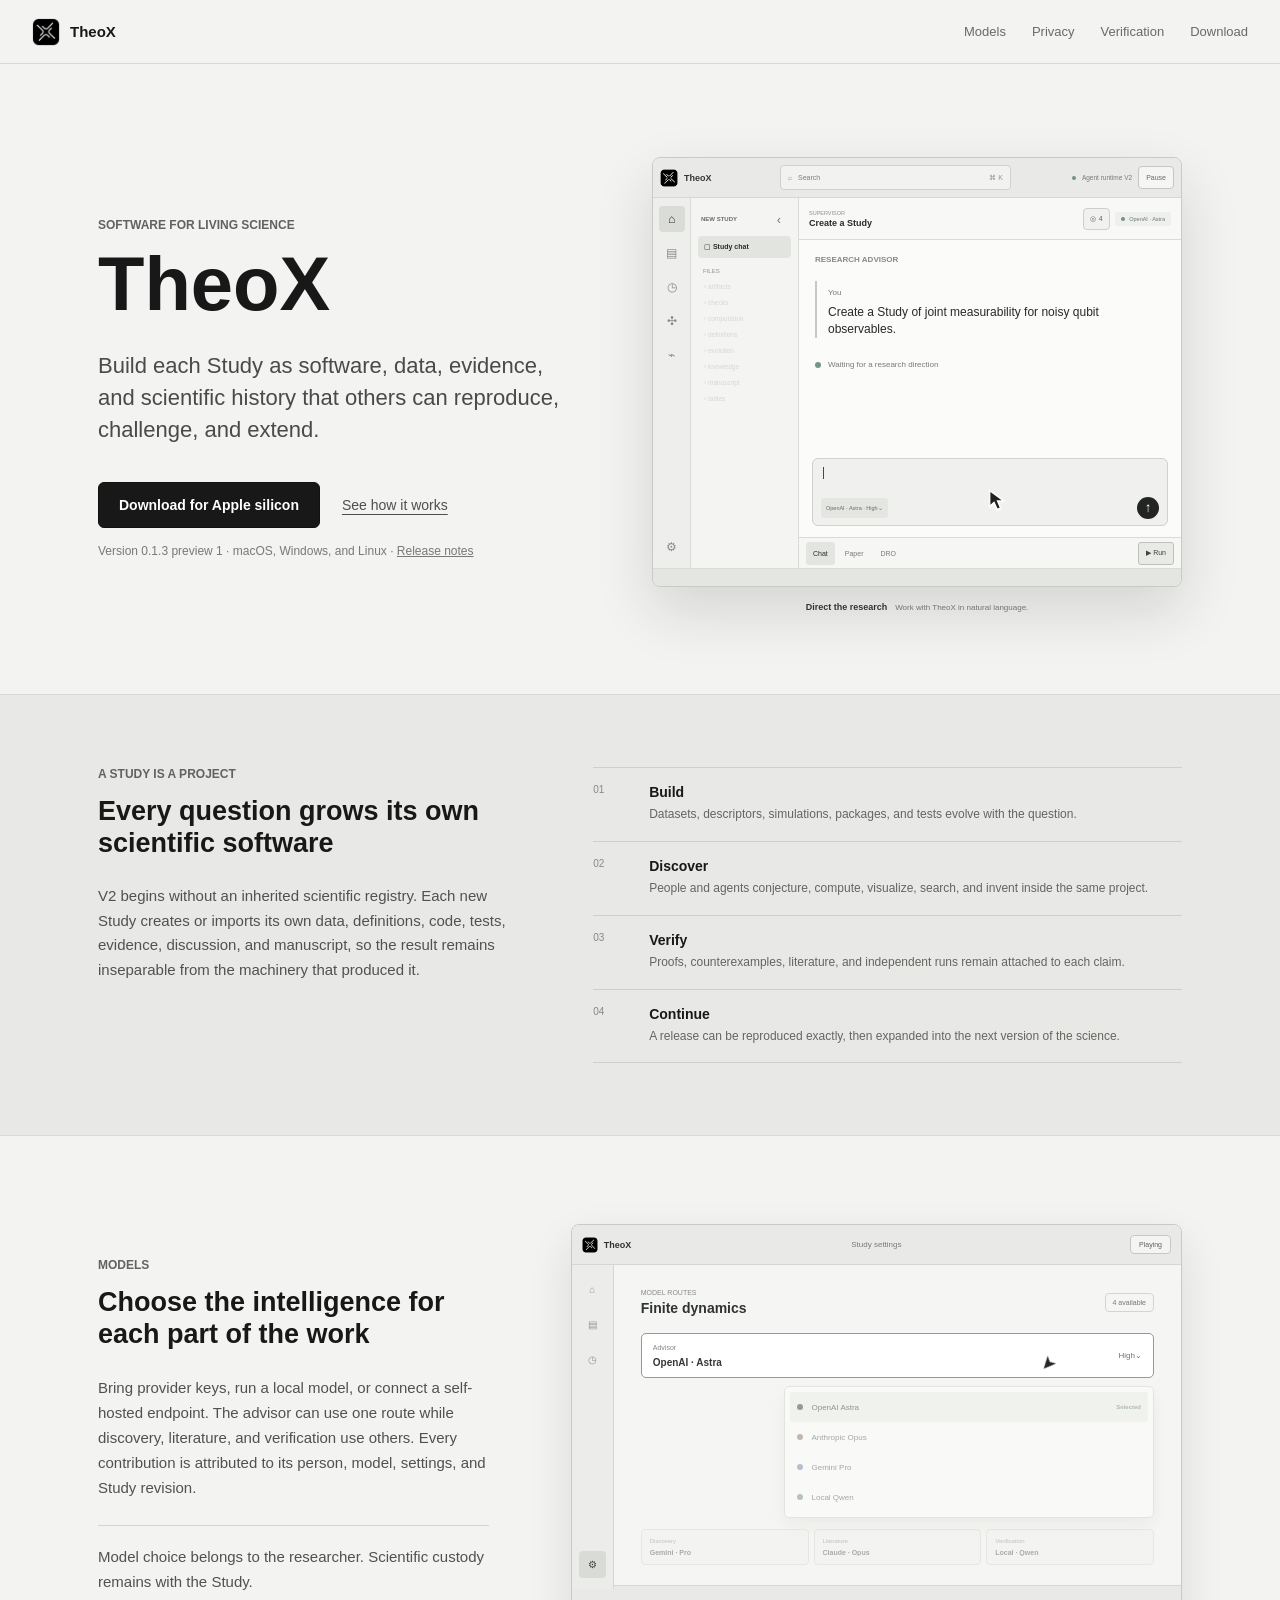
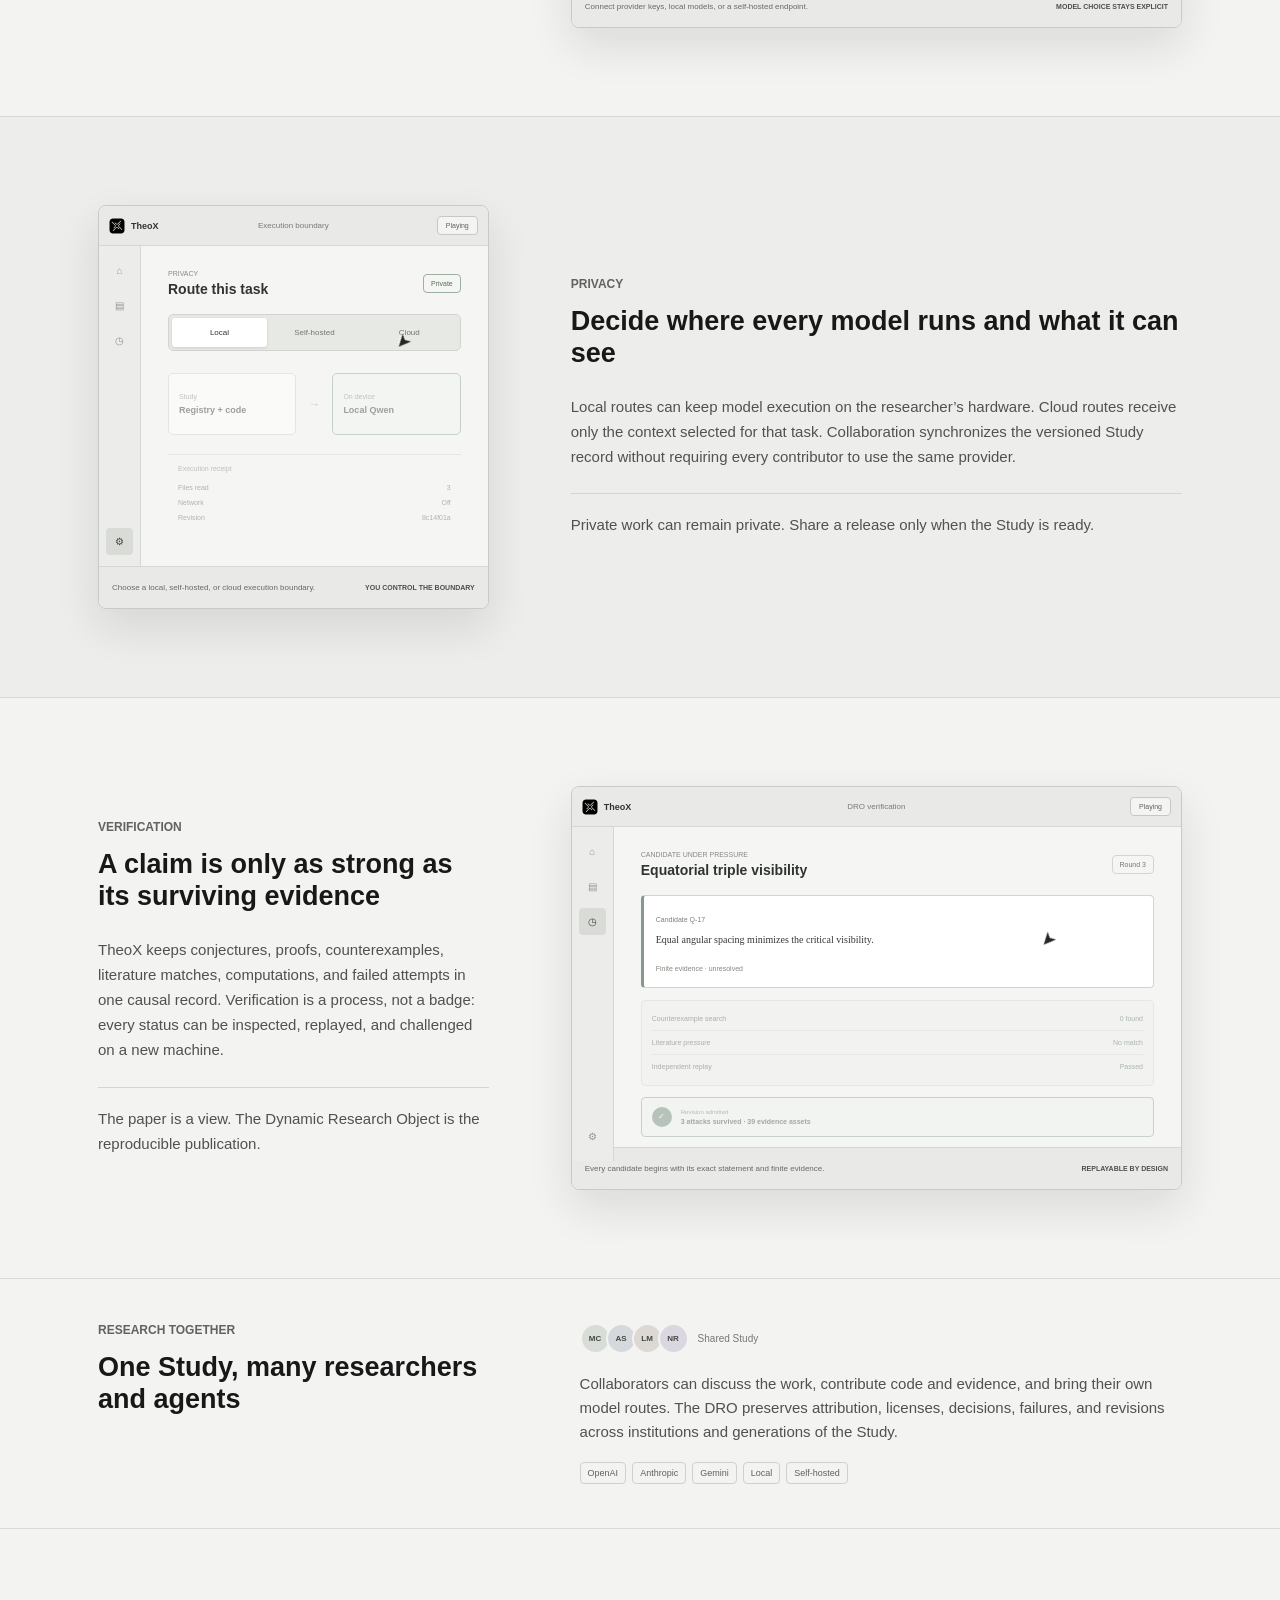
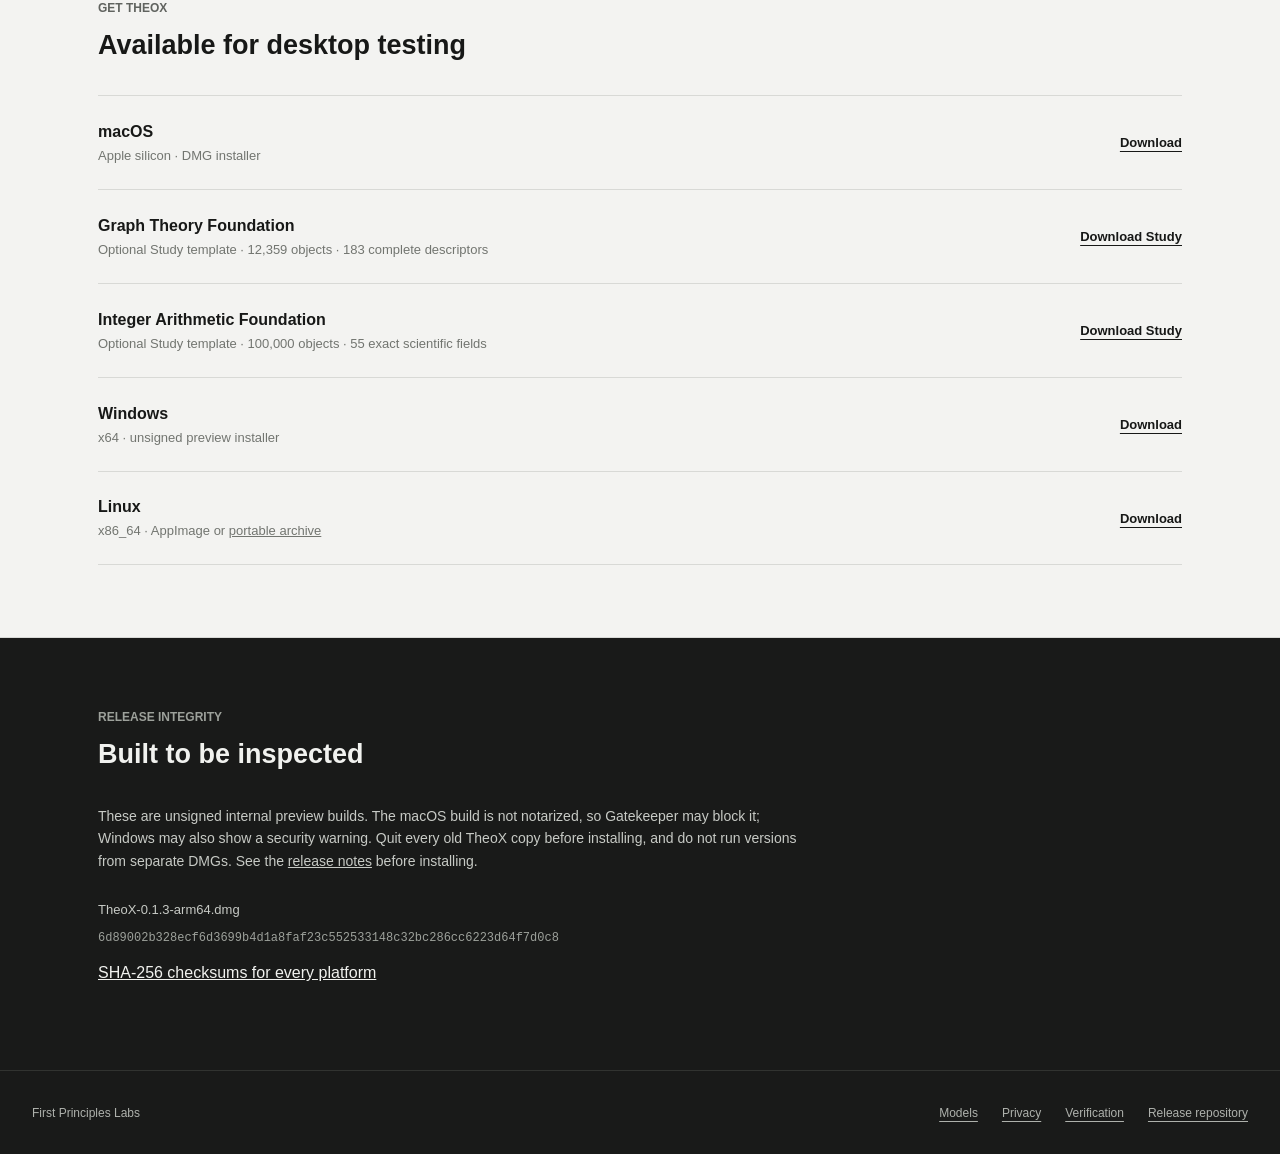
<file: index.html>
<!doctype html>
<html lang="en">
  <head>
    <meta charset="utf-8">
    <meta name="viewport" content="width=device-width, initial-scale=1">
    <meta name="theme-color" content="#f3f3f1">
    <meta name="description" content="TheoX is a collaborative scientific workspace where people and AI build living, reproducible research together.">
    <title>TheoX — First Principles Labs</title>
    <link rel="icon" href="assets/theox-icon.png">
    <link rel="stylesheet" href="styles.css?v=20261012-6">
    <script src="home-film.js?v=20261012-6" defer></script>
    <script src="feature-films.js?v=20261012-6" defer></script>
  </head>
  <body>
    <header class="site-header">
      <a class="brand" href="./" aria-label="TheoX home">
        <img src="assets/theox-icon.png" alt="" width="28" height="28">
        <span>TheoX</span>
      </a>
      <nav class="site-nav" aria-label="Primary navigation">
        <a href="#models">Models</a>
        <a href="#privacy">Privacy</a>
        <a href="#verification">Verification</a>
        <a href="#downloads">Download</a>
      </nav>
    </header>

    <main>
      <section class="hero" aria-labelledby="hero-title">
        <div class="hero-copy">
          <p class="eyebrow">Software for living science</p>
          <h1 id="hero-title">TheoX</h1>
          <p class="lede">Build each Study as software, data, evidence, and scientific history that others can reproduce, challenge, and extend.</p>
          <div class="hero-actions">
            <a class="primary-action" href="https://github.com/FirstPrinciplesLabs/theox-downloads/releases/download/v0.1.3-preview.1/TheoX-0.1.3-arm64.dmg">
              Download for Apple silicon
            </a>
            <a class="text-action" href="#models">See how it works</a>
          </div>
          <p class="release-line">Version 0.1.3 preview 1 · macOS, Windows, and Linux · <a href="https://github.com/FirstPrinciplesLabs/theox-downloads/releases/tag/v0.1.3-preview.1">Release notes</a></p>
        </div>
        <div class="home-film" id="product" aria-label="TheoX research workflow film">
          <div class="home-film-window" id="home-film-window">
            <header class="home-film-titlebar">
              <div class="home-film-brand"><img src="assets/theox-icon.png" alt="" width="18" height="18"><strong>TheoX</strong></div>
              <div class="home-film-search"><span aria-hidden="true">⌕</span><span>Search</span><kbd>⌘ K</kbd></div>
              <div class="home-film-runtime"><i></i><span>Agent runtime V2</span><button id="home-film-toggle" type="button" aria-label="Pause workflow film">Pause</button></div>
            </header>

            <div class="home-film-body">
              <aside class="home-film-rail" aria-hidden="true">
                <span class="rail-glyph active">⌂</span>
                <span class="rail-glyph">▤</span>
                <span class="rail-glyph">◷</span>
                <span class="rail-glyph">✣</span>
                <span class="rail-glyph">⌁</span>
                <span class="rail-glyph rail-bottom">⚙</span>
              </aside>

              <aside class="home-film-studies" aria-label="Study navigation">
                <header><span id="home-film-study-name">New Study</span><button type="button" aria-label="Collapse Study sidebar">‹</button></header>
                <button class="active" type="button"><strong>▢ Study chat</strong></button>
                <p>Files</p>
                <ul class="film-file-tree" id="home-film-file-tree">
                  <li data-generated-file>› artifacts</li><li data-generated-file>› checks</li><li data-generated-file>› computation</li><li data-generated-file>› definitions</li><li data-generated-file>› evolution</li><li data-generated-file>› knowledge</li><li data-generated-file>› manuscript</li><li data-generated-file>› tables</li>
                </ul>
              </aside>

              <section class="home-film-workspace">
                <header class="home-film-context">
                  <div><small>Supervisor</small><strong id="home-film-context-name">Create a Study</strong></div>
                  <div class="film-context-actions">
                    <button id="home-film-team" type="button" data-home-film-tab="team" aria-label="Open Study collaboration">◎ <span>4</span></button>
                    <span class="film-provider-chip"><i></i> OpenAI · Astra</span>
                  </div>
                </header>

                <div class="home-film-scenes">
                  <div class="home-film-scene active" data-home-film-scene="chat">
                    <p class="film-kicker">Research advisor</p>
                    <div class="film-message">
                      <span>You</span>
                      <p>Create a Study of joint measurability for noisy qubit observables.</p>
                    </div>
                    <div class="film-advisor-line"><i></i><span id="home-film-advisor-status">Waiting for a research direction</span></div>
                    <div class="film-composer">
                      <div class="film-composer-input"><span id="home-film-typed"></span><b class="typing-caret" aria-hidden="true"></b></div>
                      <div class="film-composer-actions">
                        <button class="film-model-route" type="button">OpenAI · Astra · High⌄</button>
                        <button id="home-film-send" type="button" aria-label="Send research direction">↑</button>
                      </div>
                    </div>
                  </div>

                  <div class="home-film-scene" data-home-film-scene="build">
                    <div class="film-scene-heading"><div><p class="film-kicker">Study construction</p><strong>Building the registry and its software</strong></div><span id="film-build-status">Creating</span></div>
                    <div class="film-build-grid">
                      <ol class="film-build-log">
                        <li data-film-build-step="0"><i></i><div><strong>Define the objects</strong><small>Binary qubit POVMs, Bloch vectors, and visibility</small></div></li>
                        <li data-film-build-step="1"><i></i><div><strong>Write the computation package</strong><small>Compatibility margins and exact benchmark tests</small></div></li>
                        <li data-film-build-step="2"><i></i><div><strong>Generate the first dataset</strong><small>2,401 parameter points · 18 descriptors</small></div></li>
                        <li data-film-build-step="3"><i></i><div><strong>Render a visibility plot</strong><small>Axes, source code, and execution receipt retained</small></div></li>
                      </ol>
                      <div class="film-created-files" aria-label="Files created for the Study">
                        <small>Created in this Study</small>
                        <code data-film-created-file="0">tables/registry.csv</code>
                        <code data-film-created-file="1">computation/compatibility.py</code>
                        <code data-film-created-file="2">checks/test_pauli_benchmarks.py</code>
                        <code data-film-created-file="3">artifacts/visibility_boundary.png</code>
                      </div>
                    </div>
                  </div>

                  <div class="home-film-scene" data-home-film-scene="discover">
                    <div class="film-scene-heading"><div><p class="film-kicker">Discovery pressure</p><strong>Search across code and evidence</strong></div><span id="film-search-status">Running</span></div>
                    <div class="film-discovery-grid">
                      <div class="film-mini-plot" aria-label="Critical visibility by Bloch-vector angle">
                        <i style="--x: 8%; --y: 82%"></i><i style="--x: 20%; --y: 68%"></i><i style="--x: 32%; --y: 50%"></i><i style="--x: 44%; --y: 34%"></i><i style="--x: 50%; --y: 28%"></i><i style="--x: 56%; --y: 34%"></i><i style="--x: 68%; --y: 50%"></i><i style="--x: 80%; --y: 68%"></i><i style="--x: 92%; --y: 82%"></i>
                        <b class="film-axis-y">critical visibility η*</b><b class="film-axis-x">Bloch-vector angle θ</b>
                        <small class="film-plot-note">pair benchmark: ‖a+b‖+‖a−b‖ ≤ 2</small>
                      </div>
                      <div class="film-findings">
                        <article class="film-claim" id="home-film-claim"><small>Unresolved candidate</small><strong>Equatorial triple visibility minimum</strong><span>3 bounded attacks survived</span></article>
                        <article class="film-refutation"><small>Counterexamples</small><strong>11 overstrong variants removed</strong></article>
                      </div>
                    </div>
                    <div class="film-dro-target" id="home-film-dro-target"><span>DRO evidence record</span><strong id="home-film-evidence-count">38 assets</strong></div>
                  </div>

                  <div class="home-film-scene" data-home-film-scene="dro">
                    <div class="film-scene-heading"><div><p class="film-kicker">Dynamic research object</p><strong>Exact research lineage</strong></div><span>Synced</span></div>
                    <ol class="film-lineage">
                      <li><span>01</span><div><strong>Study created</strong><small>Registry, definitions, and computation package</small></div></li>
                      <li><span>02</span><div><strong>Pressure changed the claim</strong><small>11 counterexamples retained for future searches</small></div></li>
                      <li class="current"><span>03</span><div><strong>New evidence admitted</strong><small>Triple-visibility candidate · status unresolved</small></div></li>
                    </ol>
                  </div>

                  <div class="home-film-scene" data-home-film-scene="team">
                    <div class="film-scene-heading">
                      <div><p class="film-kicker">Collaboration workspace</p><strong>Four researchers · four agents</strong></div>
                      <span>Relay preview</span>
                    </div>
                    <div class="film-team-modes" aria-label="Collaboration view">
                      <button class="active" type="button" data-film-team-mode="rooms">Members</button>
                      <button type="button" data-film-team-mode="thread">Discussion</button>
                    </div>
                    <div class="film-team-view active" data-film-team-view="rooms">
                      <div class="film-collab-stream">
                      <article class="film-collab-event" data-film-room-step="0">
                        <span class="film-person maya">MC</span>
                        <div><strong>Maya Chen <em>Gemini Pro</em></strong><p><b>@Arturo</b> The trine threshold reproduced independently.</p><small>Agent attached replication receipt 79b2e663.</small></div>
                      </article>
                      <article class="film-collab-event" data-film-room-step="1">
                        <span class="film-person arturo">AS</span>
                        <div><strong>Arturo Silva <em>Claude Opus</em></strong><p><b>@Maya</b> The binary criterion does not settle triples.</p><small>Agent linked the source; novelty remains open.</small></div>
                      </article>
                      <article class="film-collab-event" data-film-room-step="2">
                        <span class="film-person leila">LM</span>
                        <div><strong>Leila Morgan <em>OpenAI Astra</em></strong><p><b>@Noor</b> Can your local runner test asymmetric noise?</p><small>Agent shared code, logs, and 312 new samples.</small></div>
                      </article>
                      <article class="film-collab-event" data-film-room-step="3">
                        <span class="film-person noor">NR</span>
                        <div><strong>Noor Rahman <em>Local Qwen</em></strong><p><b>@Leila</b> Reproduced. No failure in 50,000 samples.</p><small>Local agent admitted the signed computation receipt.</small></div>
                      </article>
                      </div>
                    </div>
                    <div class="film-team-view" data-film-team-view="thread">
                      <div class="film-shared-thread">
                        <article class="film-thread-event" data-film-thread-step="0"><span class="film-person maya">MC</span><div><strong>Maya</strong><p>The trine benchmark reproduced.</p><small>Gemini agent · replication attached</small></div></article>
                        <article class="film-thread-event" data-film-thread-step="1"><span class="film-person arturo">AS</span><div><strong>Arturo</strong><p>The pairwise theorem does not subsume it.</p><small>Claude agent · literature source linked</small></div></article>
                        <article class="film-thread-event" data-film-thread-step="2"><span class="film-person noor">NR</span><div><strong>Noor</strong><p>Local replay agrees. Keep it unresolved?</p><small>Qwen agent · computation receipt ready</small></div></article>
                      </div>
                    </div>
                  </div>

                  <div class="home-film-scene" data-home-film-scene="paper">
                    <div class="film-paper-split">
                      <section class="film-paper-source">
                        <header><strong>paper.tex</strong><span>Compiled</span><button type="button">Revise</button><button id="home-film-compile" type="button">Compile</button></header>
                        <pre>\section{Candidate geometry}
Let $M_i^\pm=(I\pm\eta\,\mathbf n_i\cdot\boldsymbol\sigma)/2$.

\begin{conjecture}
Equal angular spacing minimizes the
critical joint-measurability visibility.
\end{conjecture}</pre>
                      </section>
                      <section class="film-paper-preview">
                        <header><strong>Compiled preview</strong><span>‹</span><small>Page 1 of 5</small><span>›</span><span>−</span><span>+</span><span>↗</span></header>
                        <div class="film-paper-page"><small>COMPILED RESEARCH NOTE</small><strong>Equatorial Qubit Compatibility</strong><p><b>Candidate 1.</b> Among triples of equatorial directions, equal angular spacing minimizes the critical joint-measurability visibility.</p></div>
                      </section>
                    </div>
                  </div>
                </div>

                <nav class="home-film-tools" aria-label="Study workspace tools">
                  <button class="active" type="button" data-home-film-tab="chat">Chat</button>
                  <button type="button" data-home-film-tab="paper">Paper</button>
                  <button type="button" data-home-film-tab="dro">DRO</button>
                  <button id="home-film-run" class="film-run" type="button" data-home-film-tab="discover">▶ <span>Run</span></button>
                </nav>
              </section>
            </div>

            <footer class="home-film-statusbar"><span id="home-film-study-status">No registry attached</span><span id="home-film-target-status">Create a Study to begin</span><span id="home-film-event-status">0 durable events</span></footer>

            <div class="home-film-cursor" id="home-film-cursor" aria-hidden="true">
              <svg viewBox="0 0 24 28" role="presentation"><path d="M2 2v19l5.2-4.8 3.8 8.6 4.1-1.8-3.8-8.5H19L2 2Z"></path></svg>
            </div>
          </div>
          <div class="home-film-caption" aria-live="polite">
            <strong id="home-film-caption-title">Direct the research</strong>
            <span id="home-film-caption-copy">Work with TheoX in natural language.</span>
          </div>
        </div>
      </section>

      <section class="study-foundation" aria-labelledby="study-foundation-title">
        <div class="foundation-intro">
          <p class="section-label">A Study is a project</p>
          <h2 id="study-foundation-title">Every question grows its own scientific software</h2>
          <p>V2 begins without an inherited scientific registry. Each new Study creates or imports its own data, definitions, code, tests, evidence, discussion, and manuscript, so the result remains inseparable from the machinery that produced it.</p>
        </div>
        <ol class="foundation-parts" aria-label="Contents of a TheoX Study">
          <li><span>01</span><div><strong>Build</strong><small>Datasets, descriptors, simulations, packages, and tests evolve with the question.</small></div></li>
          <li><span>02</span><div><strong>Discover</strong><small>People and agents conjecture, compute, visualize, search, and invent inside the same project.</small></div></li>
          <li><span>03</span><div><strong>Verify</strong><small>Proofs, counterexamples, literature, and independent runs remain attached to each claim.</small></div></li>
          <li><span>04</span><div><strong>Continue</strong><small>A release can be reproduced exactly, then expanded into the next version of the science.</small></div></li>
        </ol>
      </section>

      <section class="product-story" id="models" aria-labelledby="models-title">
        <div class="story-copy">
          <p class="section-label">Models</p>
          <h2 id="models-title">Choose the intelligence for each part of the work</h2>
          <p>Bring provider keys, run a local model, or connect a self-hosted endpoint. The advisor can use one route while discovery, literature, and verification use others. Every contribution is attributed to its person, model, settings, and Study revision.</p>
          <p class="story-note">Model choice belongs to the researcher. Scientific custody remains with the Study.</p>
        </div>
        <div class="feature-film" data-feature-film="models" aria-label="Model selection demonstration">
          <header class="feature-titlebar"><span><img src="assets/theox-icon.png" alt="" width="16" height="16"> TheoX</span><small>Study settings</small><button type="button" data-feature-replay>Replay</button></header>
          <div class="feature-stage">
            <aside class="feature-rail" aria-hidden="true"><b>⌂</b><b>▤</b><b>◷</b><b class="active">⚙</b></aside>
            <div class="feature-panel">
              <div class="feature-heading"><div><small>Model routes</small><strong>Finite dynamics</strong></div><span>4 available</span></div>
              <div class="route-picker feature-step" data-feature-step="0" data-caption="Connect provider keys, local models, or a self-hosted endpoint.">
                <small>Advisor</small><strong>OpenAI · Astra</strong><span>High⌄</span>
              </div>
              <div class="model-menu feature-step" data-feature-step="1" data-caption="Select a model and reasoning tier for the active role.">
                <span><i class="provider-mark openai"></i>OpenAI Astra <b>Selected</b></span>
                <span><i class="provider-mark anthropic"></i>Anthropic Opus</span>
                <span><i class="provider-mark gemini"></i>Gemini Pro</span>
                <span><i class="provider-mark local"></i>Local Qwen</span>
              </div>
              <div class="role-routes feature-step" data-feature-step="2" data-caption="Assign different models to discovery, literature, and verification.">
                <span><small>Discovery</small><b>Gemini · Pro</b></span>
                <span><small>Literature</small><b>Claude · Opus</b></span>
                <span><small>Verification</small><b>Local · Qwen</b></span>
              </div>
            </div>
            <span class="feature-cursor" aria-hidden="true">➤</span>
          </div>
          <footer><span data-feature-caption>Connect provider keys, local models, or a self-hosted endpoint.</span><b>Model choice stays explicit</b></footer>
        </div>
      </section>

      <section class="product-story alternate" id="privacy" aria-labelledby="privacy-title">
        <div class="story-copy">
          <p class="section-label">Privacy</p>
          <h2 id="privacy-title">Decide where every model runs and what it can see</h2>
          <p>Local routes can keep model execution on the researcher’s hardware. Cloud routes receive only the context selected for that task. Collaboration synchronizes the versioned Study record without requiring every contributor to use the same provider.</p>
          <p class="story-note">Private work can remain private. Share a release only when the Study is ready.</p>
        </div>
        <div class="feature-film" data-feature-film="privacy" aria-label="Privacy controls demonstration">
          <header class="feature-titlebar"><span><img src="assets/theox-icon.png" alt="" width="16" height="16"> TheoX</span><small>Execution boundary</small><button type="button" data-feature-replay>Replay</button></header>
          <div class="feature-stage">
            <aside class="feature-rail" aria-hidden="true"><b>⌂</b><b>▤</b><b>◷</b><b class="active">⚙</b></aside>
            <div class="feature-panel privacy-panel">
              <div class="feature-heading"><div><small>Privacy</small><strong>Route this task</strong></div><span class="private-status">Private</span></div>
              <div class="boundary-options feature-step" data-feature-step="0" data-caption="Choose a local, self-hosted, or cloud execution boundary.">
                <button class="selected" type="button">Local</button><button type="button">Self-hosted</button><button type="button">Cloud</button>
              </div>
              <div class="privacy-flow feature-step" data-feature-step="1" data-caption="The registry and files stay local when a local route is selected.">
                <span><i>Study</i><b>Registry + code</b></span><em>→</em><span class="local-box"><i>On device</i><b>Local Qwen</b></span>
              </div>
              <div class="access-ledger feature-step" data-feature-step="2" data-caption="TheoX records the context, model, permissions, and output for inspection.">
                <small>Execution receipt</small>
                <span><b>Files read</b><em>3</em></span><span><b>Network</b><em>Off</em></span><span><b>Revision</b><em>8c14f01a</em></span>
              </div>
            </div>
            <span class="feature-cursor" aria-hidden="true">➤</span>
          </div>
          <footer><span data-feature-caption>Choose a local, self-hosted, or cloud execution boundary.</span><b>You control the boundary</b></footer>
        </div>
      </section>

      <section class="product-story" id="verification" aria-labelledby="verification-title">
        <div class="story-copy">
          <p class="section-label">Verification</p>
          <h2 id="verification-title">A claim is only as strong as its surviving evidence</h2>
          <p>TheoX keeps conjectures, proofs, counterexamples, literature matches, computations, and failed attempts in one causal record. Verification is a process, not a badge: every status can be inspected, replayed, and challenged on a new machine.</p>
          <p class="story-note">The paper is a view. The Dynamic Research Object is the reproducible publication.</p>
        </div>
        <div class="feature-film" data-feature-film="verification" aria-label="Scientific verification demonstration">
          <header class="feature-titlebar"><span><img src="assets/theox-icon.png" alt="" width="16" height="16"> TheoX</span><small>DRO verification</small><button type="button" data-feature-replay>Replay</button></header>
          <div class="feature-stage">
            <aside class="feature-rail" aria-hidden="true"><b>⌂</b><b>▤</b><b class="active">◷</b><b>⚙</b></aside>
            <div class="feature-panel verify-panel">
              <div class="feature-heading"><div><small>Candidate under pressure</small><strong>Equatorial triple visibility</strong></div><span>Round 3</span></div>
              <article class="claim-record feature-step" data-feature-step="0" data-caption="Every candidate begins with its exact statement and finite evidence."><small>Candidate Q-17</small><p>Equal angular spacing minimizes the critical visibility.</p><span>Finite evidence · unresolved</span></article>
              <div class="pressure-list feature-step" data-feature-step="1" data-caption="Independent attacks search for counterexamples, proofs, and prior literature.">
                <span><b>Counterexample search</b><em>0 found</em></span>
                <span><b>Literature pressure</b><em>No match</em></span>
                <span><b>Independent replay</b><em>Passed</em></span>
              </div>
              <div class="verification-event feature-step" data-feature-step="2" data-caption="The result and every receipt enter the Study history together."><i>✓</i><div><small>Revision admitted</small><strong>3 attacks survived · 39 evidence assets</strong></div></div>
            </div>
            <span class="feature-cursor" aria-hidden="true">➤</span>
          </div>
          <footer><span data-feature-caption>Every candidate begins with its exact statement and finite evidence.</span><b>Replayable by design</b></footer>
        </div>
      </section>

      <section class="collaboration-band" aria-labelledby="collaboration-title">
        <div>
          <p class="section-label">Research together</p>
          <h2 id="collaboration-title">One Study, many researchers and agents</h2>
        </div>
        <div class="collaboration-copy">
          <div class="collaboration-presence" aria-label="Collaboration preview with four researchers">
            <span>MC</span><span>AS</span><span>LM</span><span>NR</span><small>Shared Study</small>
          </div>
          <p>Collaborators can discuss the work, contribute code and evidence, and bring their own model routes. The DRO preserves attribution, licenses, decisions, failures, and revisions across institutions and generations of the Study.</p>
          <div class="model-routes" aria-label="Supported model routes">
            <span>OpenAI</span><span>Anthropic</span><span>Gemini</span><span>Local</span><span>Self-hosted</span>
          </div>
        </div>
      </section>

      <section class="availability" id="downloads" aria-labelledby="availability-title">
        <div class="section-heading">
          <p class="section-label">Get TheoX</p>
          <h2 id="availability-title">Available for desktop testing</h2>
        </div>
        <div class="platform-row available">
          <div>
            <h3>macOS</h3>
            <p>Apple silicon · DMG installer</p>
          </div>
          <a href="https://github.com/FirstPrinciplesLabs/theox-downloads/releases/download/v0.1.3-preview.1/TheoX-0.1.3-arm64.dmg">Download</a>
        </div>
        <div class="platform-row available">
          <div>
            <h3>Graph Theory Foundation</h3>
            <p>Optional Study template · 12,359 objects · 183 complete descriptors</p>
          </div>
          <a href="study-library/packages/graph-theory-foundation-1.0.0.theox-study.json" download>Download Study</a>
        </div>
        <div class="platform-row available">
          <div>
            <h3>Integer Arithmetic Foundation</h3>
            <p>Optional Study template · 100,000 objects · 55 exact scientific fields</p>
          </div>
          <a href="study-library/packages/integer-arithmetic-foundation-1.0.0.theox-study.json" download>Download Study</a>
        </div>
        <div class="platform-row available">
          <div>
            <h3>Windows</h3>
            <p>x64 · unsigned preview installer</p>
          </div>
          <a href="https://github.com/FirstPrinciplesLabs/theox-downloads/releases/download/v0.1.3-preview.1/TheoX-0.1.3-x64.exe">Download</a>
        </div>
        <div class="platform-row available">
          <div>
            <h3>Linux</h3>
            <p>x86_64 · AppImage or <a href="https://github.com/FirstPrinciplesLabs/theox-downloads/releases/download/v0.1.3-preview.1/TheoX-0.1.3-x64.tar.gz">portable archive</a></p>
          </div>
          <a href="https://github.com/FirstPrinciplesLabs/theox-downloads/releases/download/v0.1.3-preview.1/TheoX-0.1.3-x86_64.AppImage">Download</a>
        </div>
      </section>

      <section class="integrity" aria-labelledby="integrity-title">
        <div class="section-heading">
          <p class="section-label">Release integrity</p>
          <h2 id="integrity-title">Built to be inspected</h2>
        </div>
        <p class="install-note">These are unsigned internal preview builds. The macOS build is not notarized, so Gatekeeper may block it; Windows may also show a security warning. Quit every old TheoX copy before installing, and do not run versions from separate DMGs. See the <a href="https://github.com/FirstPrinciplesLabs/theox-downloads/releases/tag/v0.1.3-preview.1">release notes</a> before installing.</p>
        <p class="filename">TheoX-0.1.3-arm64.dmg</p>
        <code>6d89002b328ecf6d3699b4d1a8faf23c552533148c32bc286cc6223d64f7d0c8</code>
        <p><a href="https://github.com/FirstPrinciplesLabs/theox-downloads/releases/download/v0.1.3-preview.1/SHA256SUMS">SHA-256 checksums for every platform</a></p>
      </section>
    </main>

    <footer>
      <span>First Principles Labs</span>
      <div class="footer-links">
        <a href="#models">Models</a>
        <a href="#privacy">Privacy</a>
        <a href="#verification">Verification</a>
        <a href="https://github.com/FirstPrinciplesLabs/theox-downloads">Release repository</a>
      </div>
    </footer>
  </body>
</html>
</file>
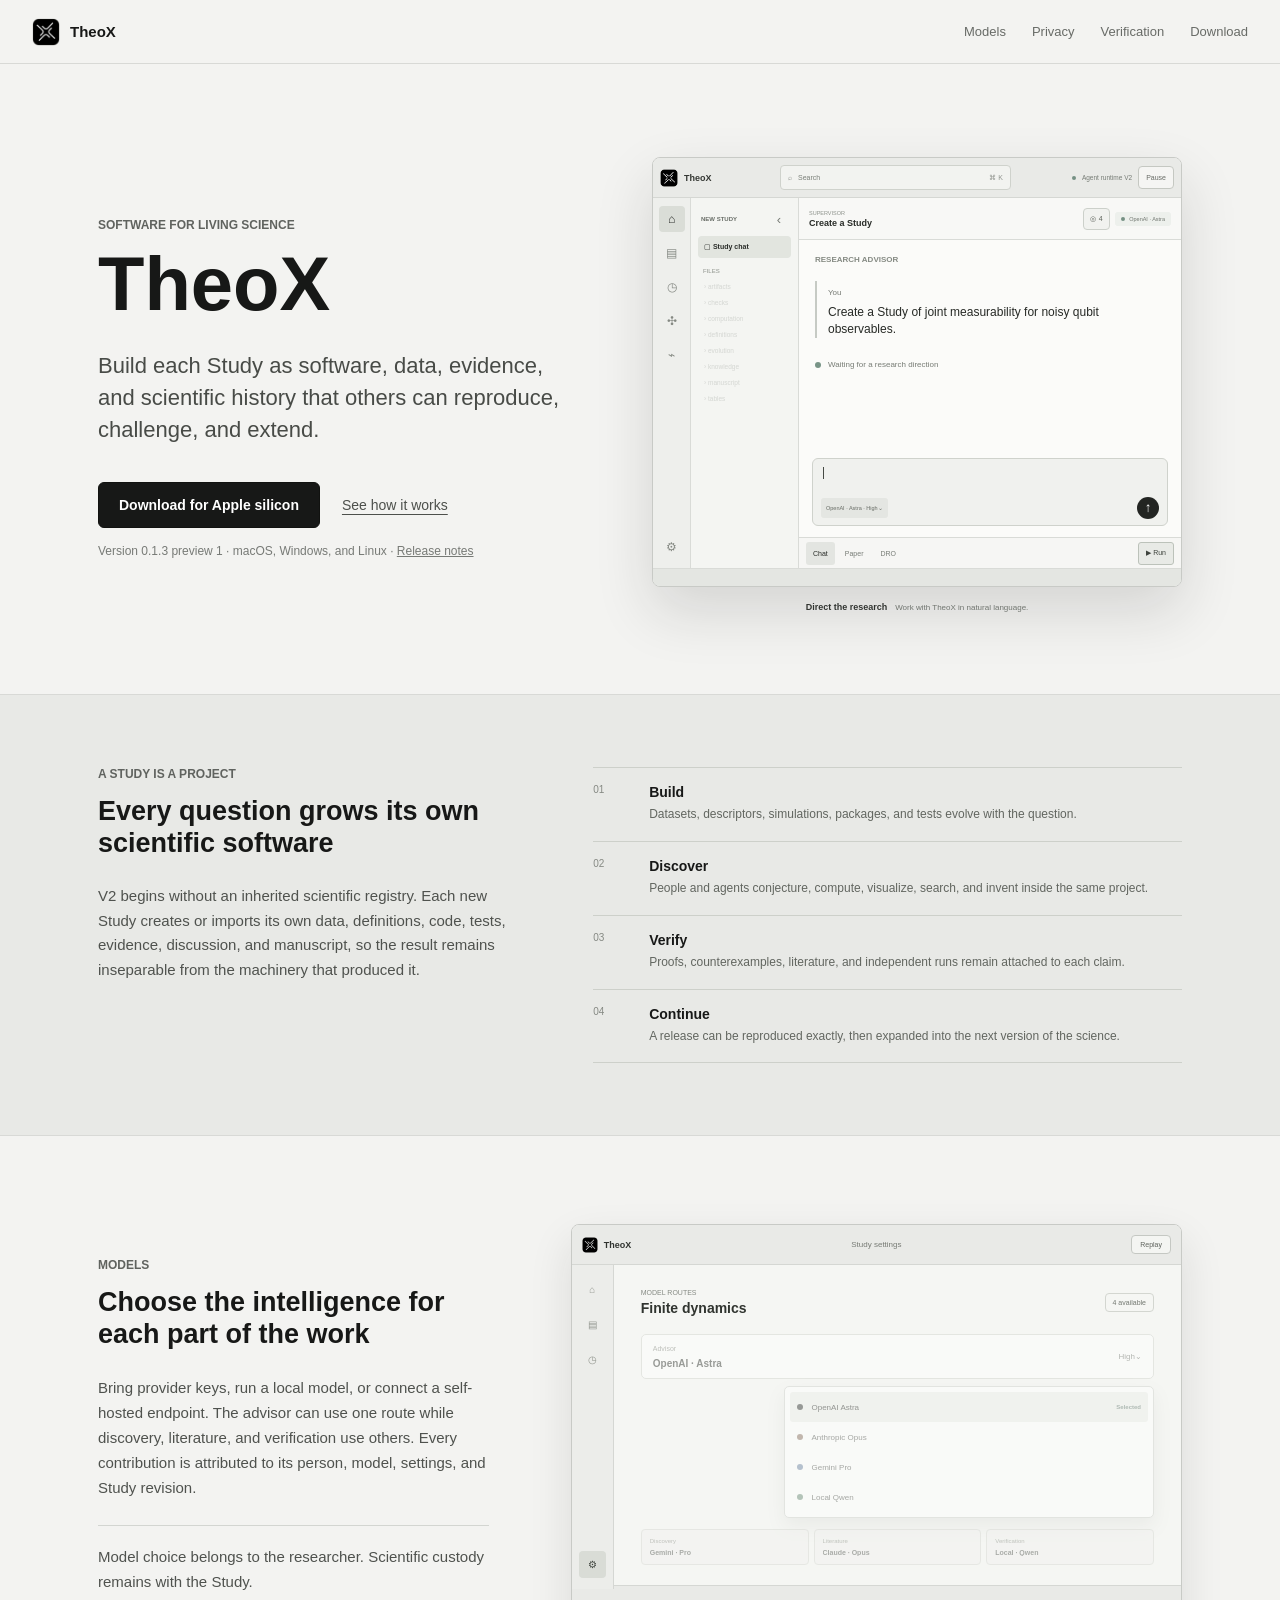
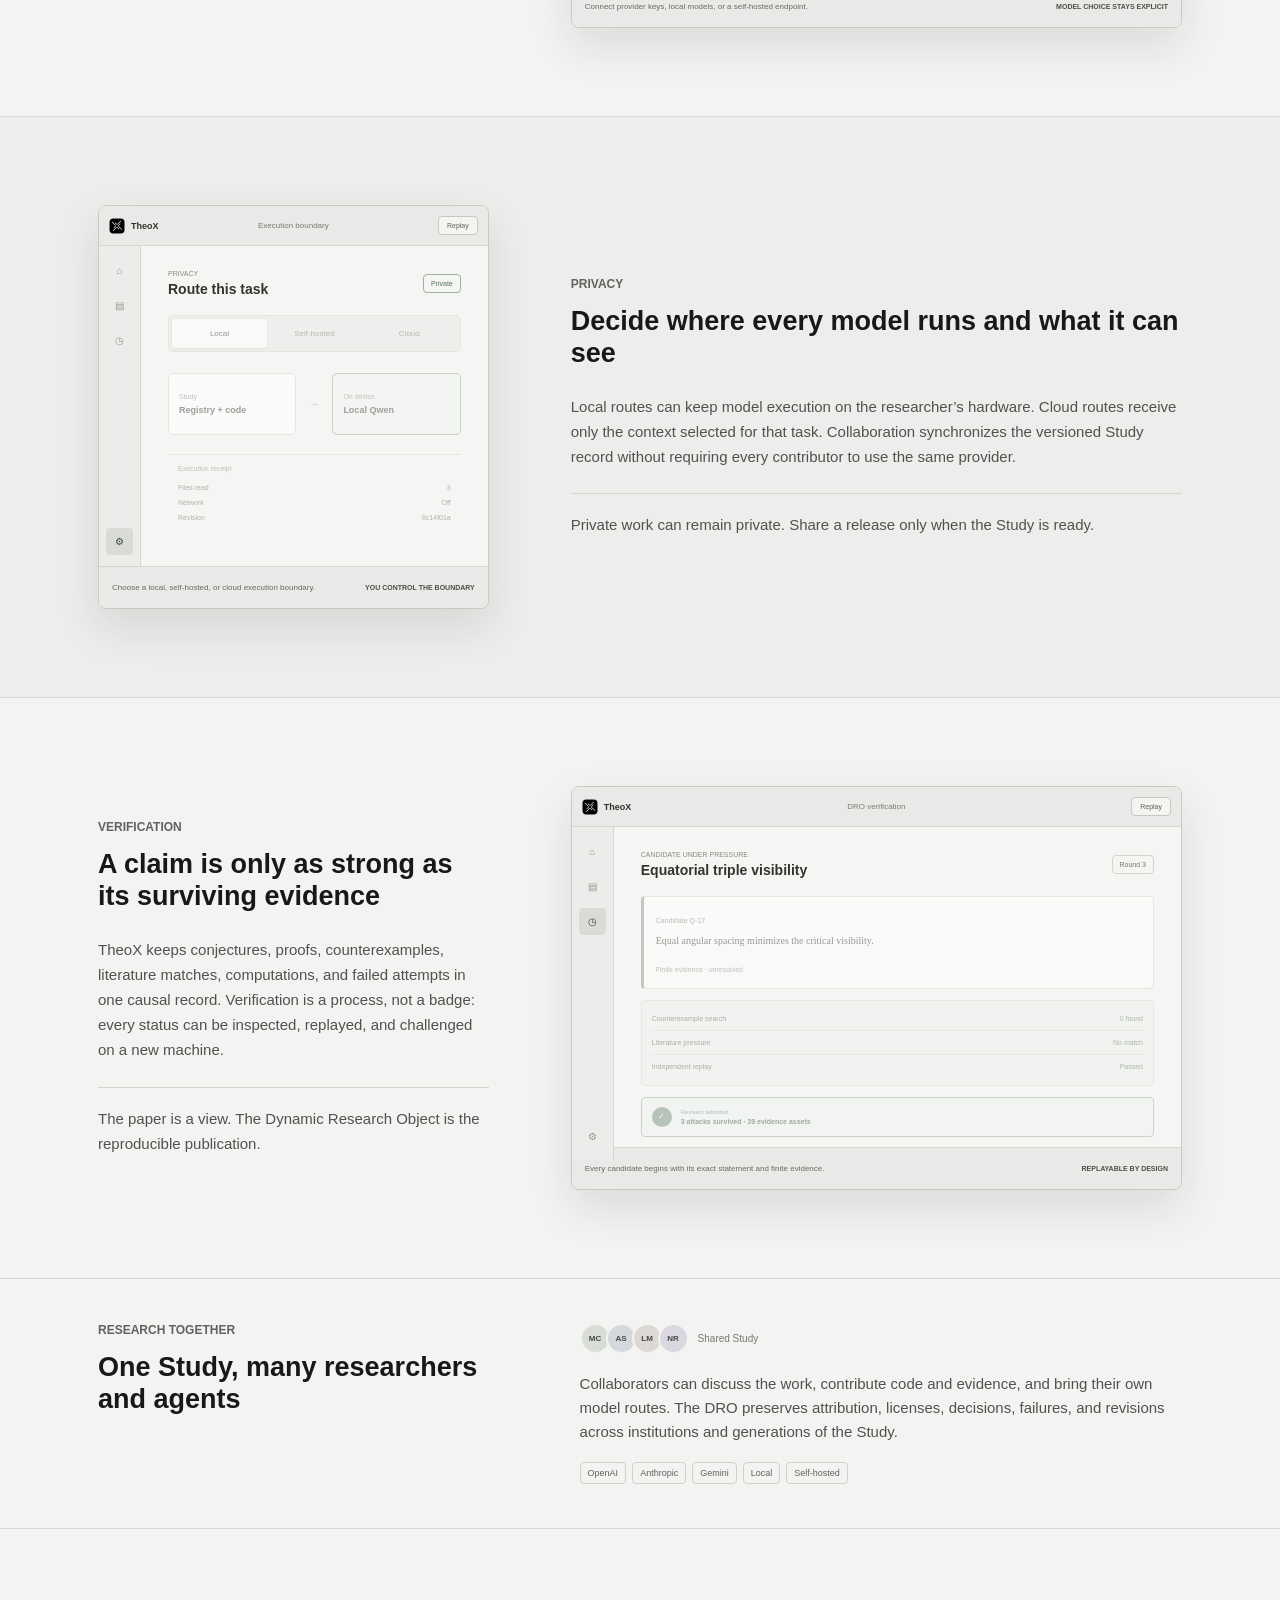
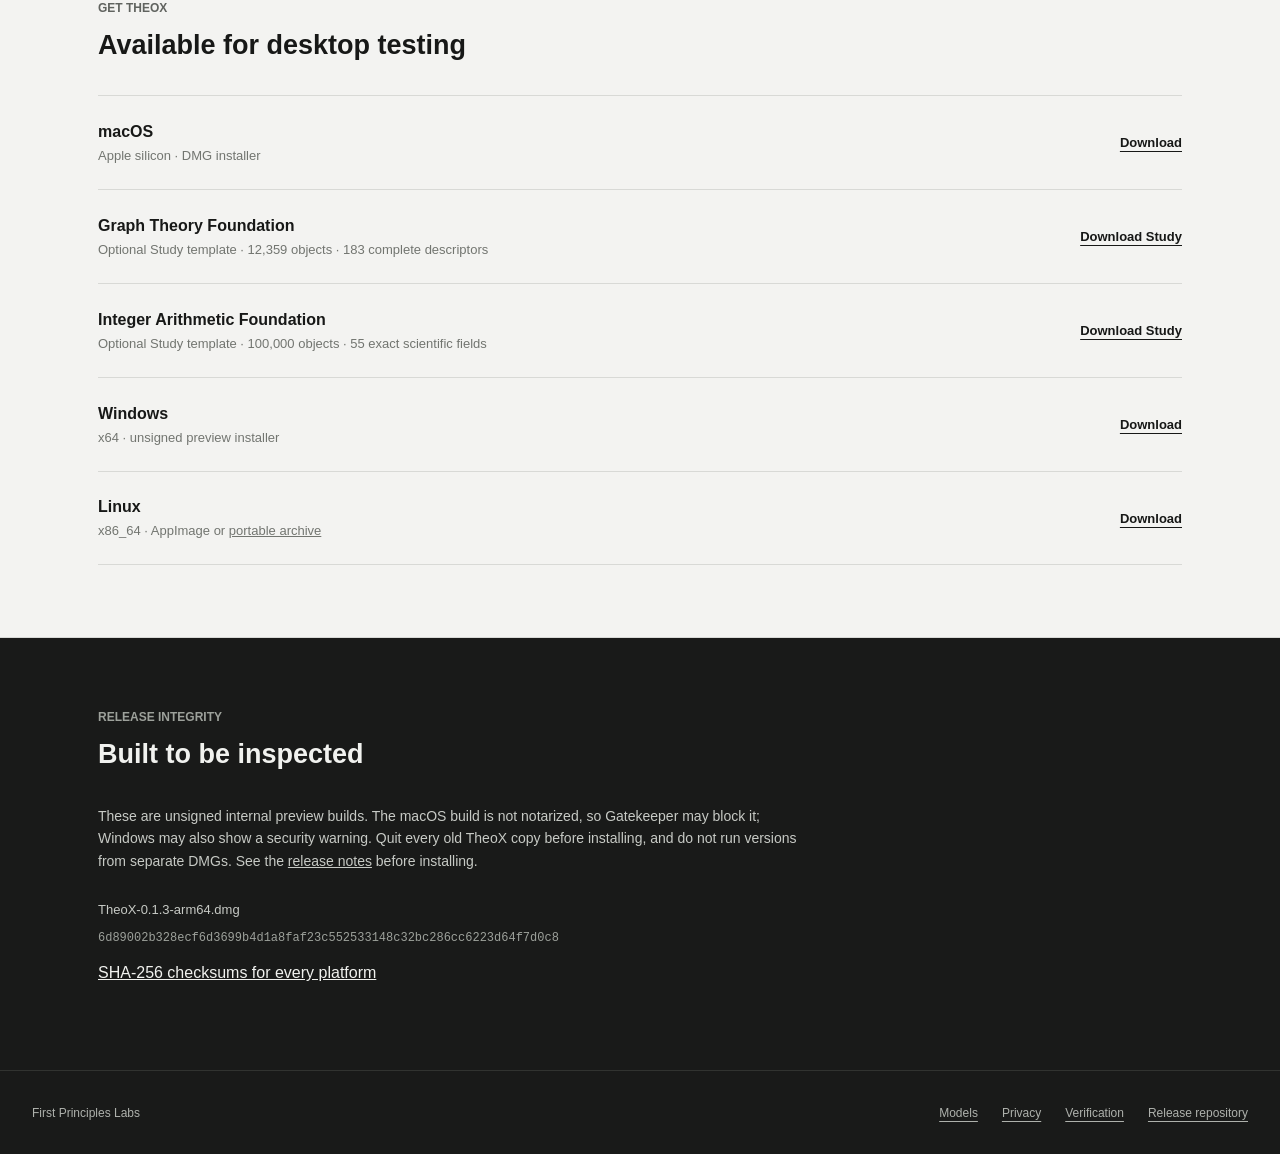
<file: about.html>
<!doctype html>
<html lang="en">
  <head>
    <meta charset="utf-8">
    <meta name="viewport" content="width=device-width, initial-scale=1">
    <meta name="theme-color" content="#f3f3f1">
    <meta name="description" content="TheoX gives people and AI a shared workspace for creating living, reproducible scientific research.">
    <meta http-equiv="refresh" content="0; url=./">
    <link rel="canonical" href="./">
    <title>TheoX - First Principles Labs</title>
  </head>
  <body>
    <p>About TheoX now lives on the <a href="./">TheoX homepage</a>.</p>
  </body>
</html>
</file>
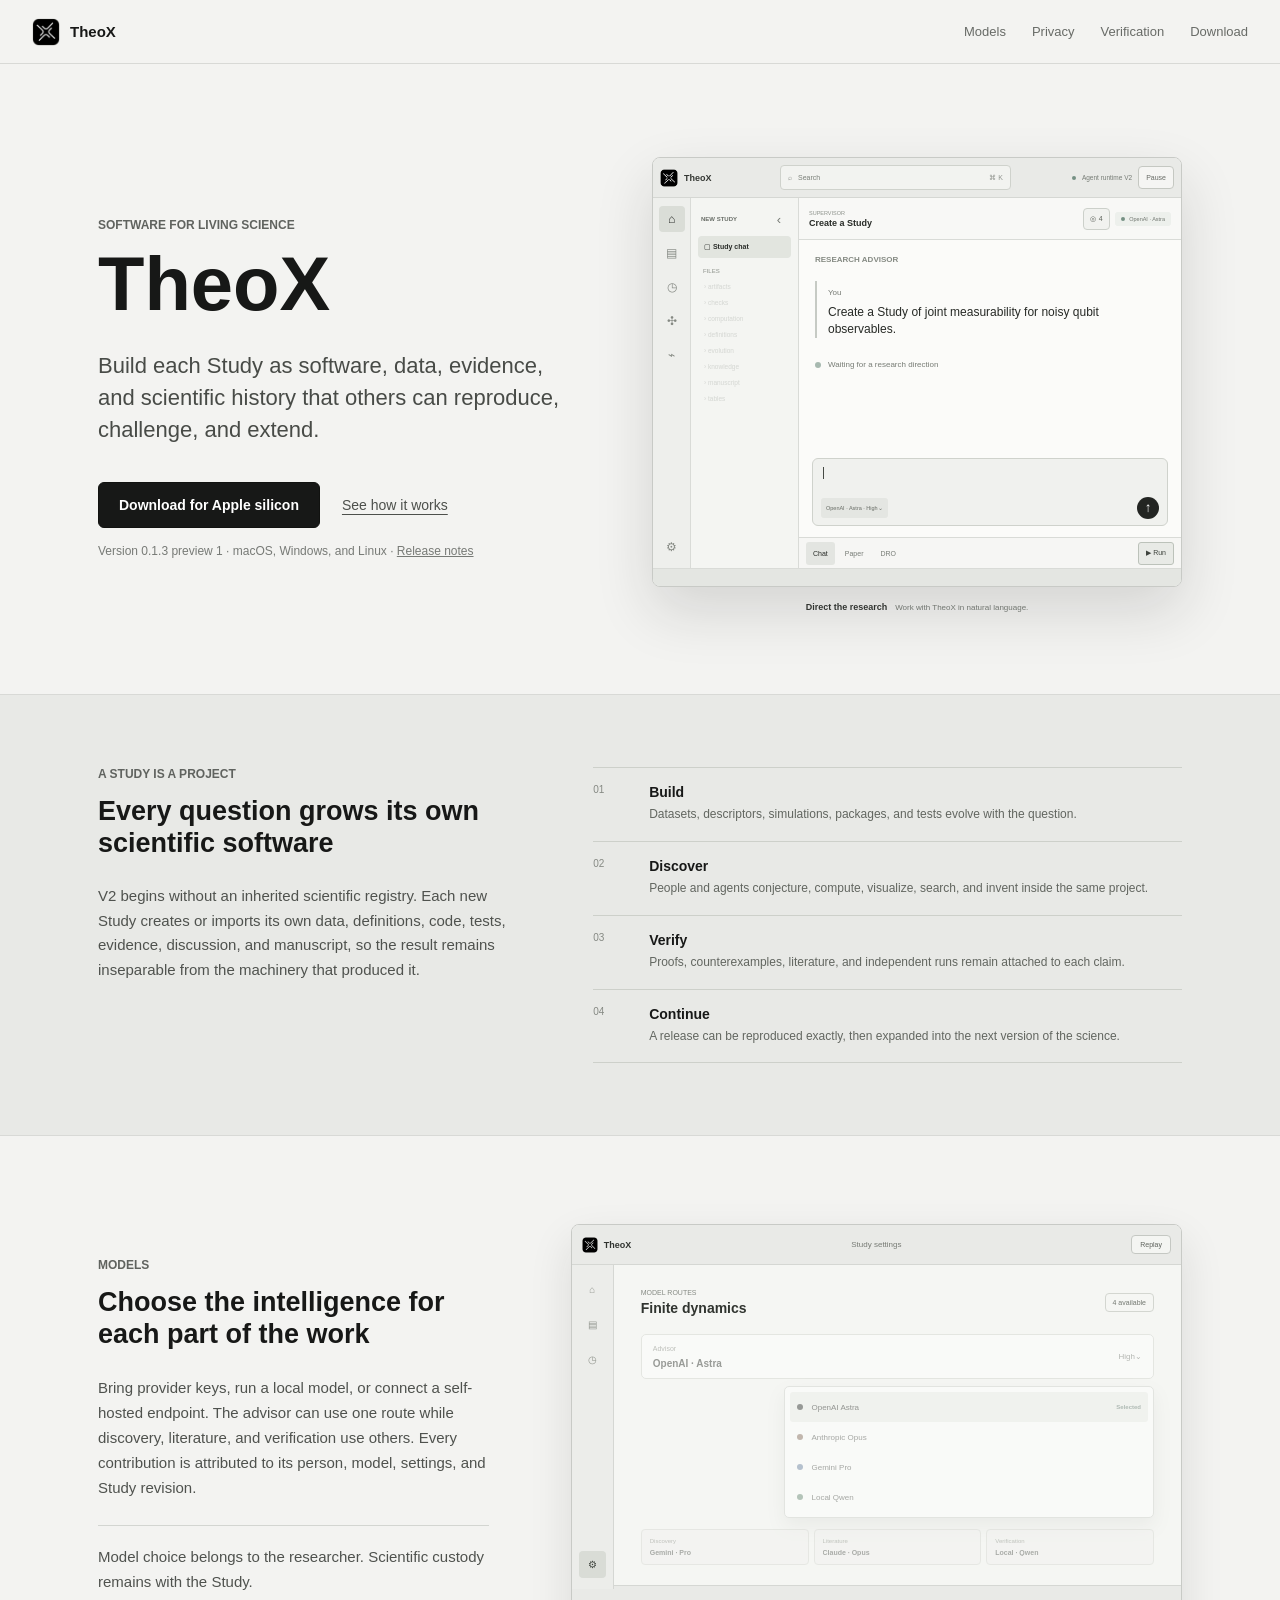
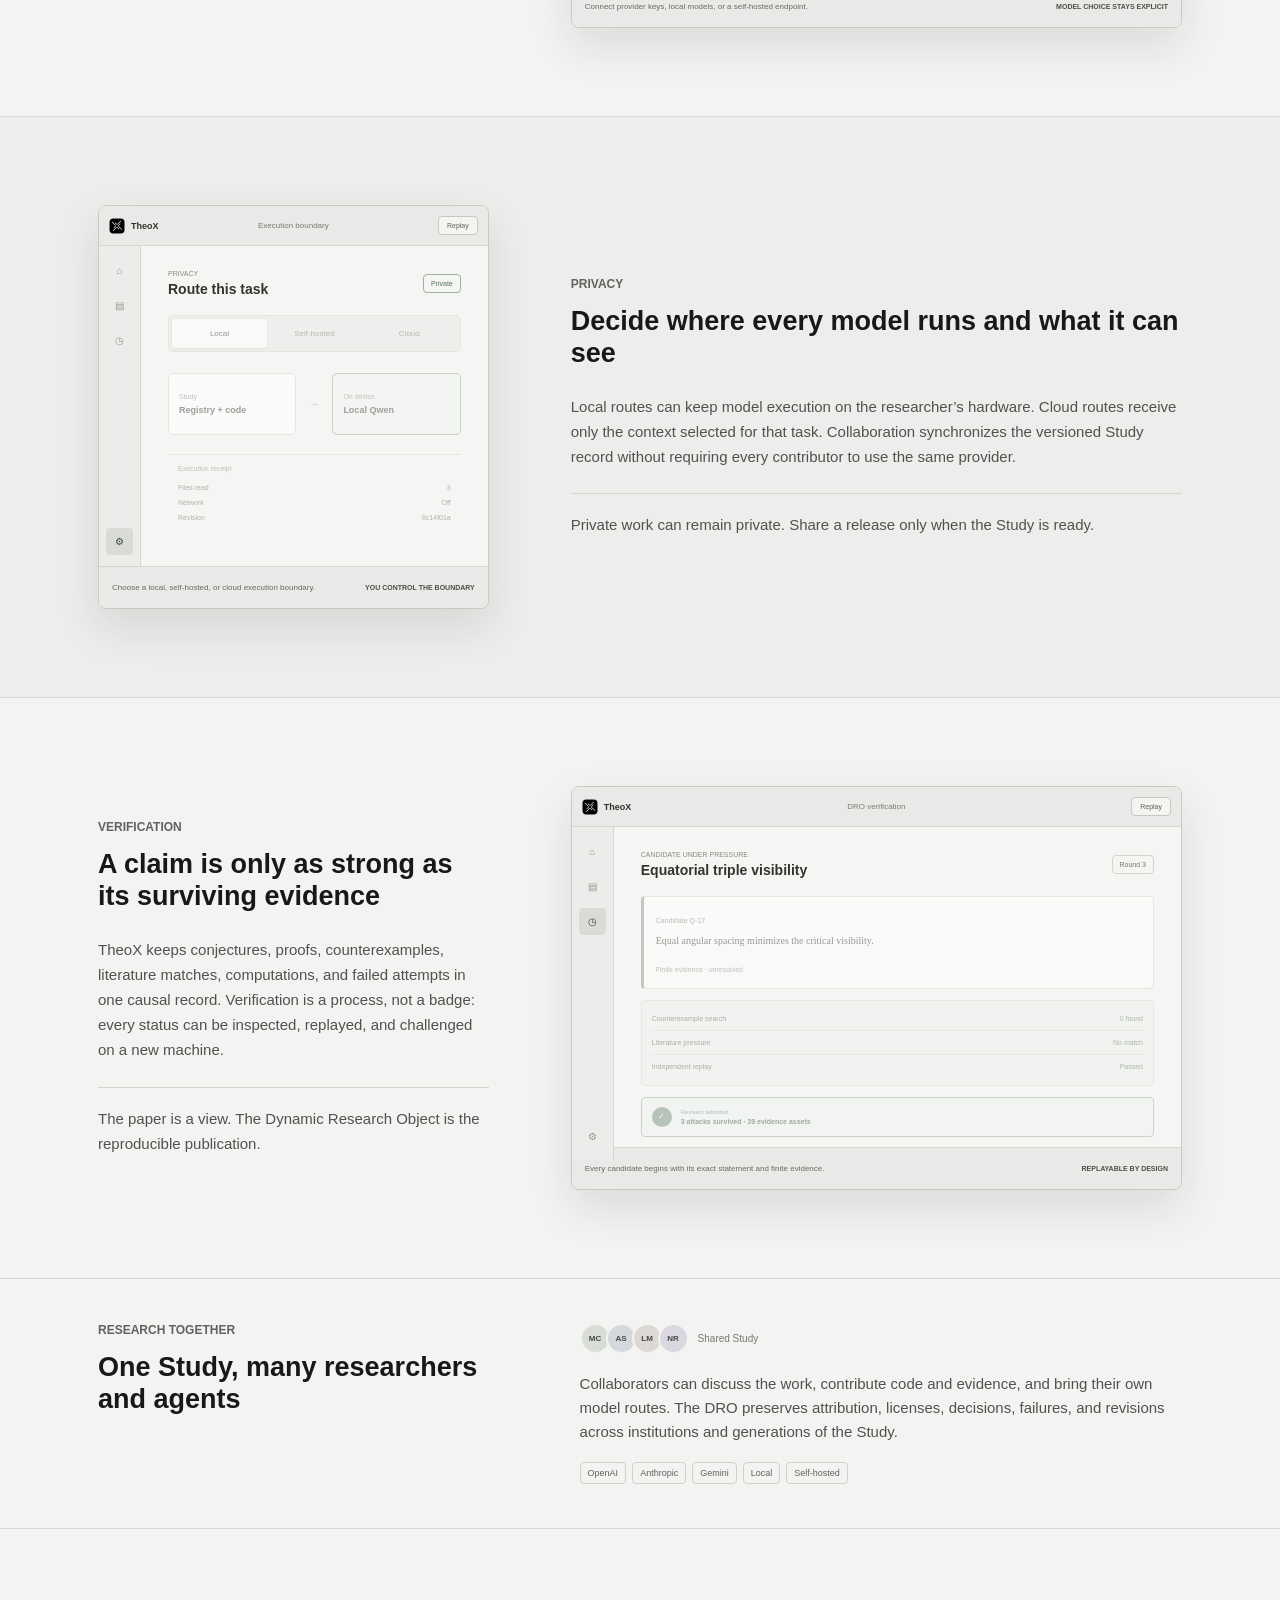
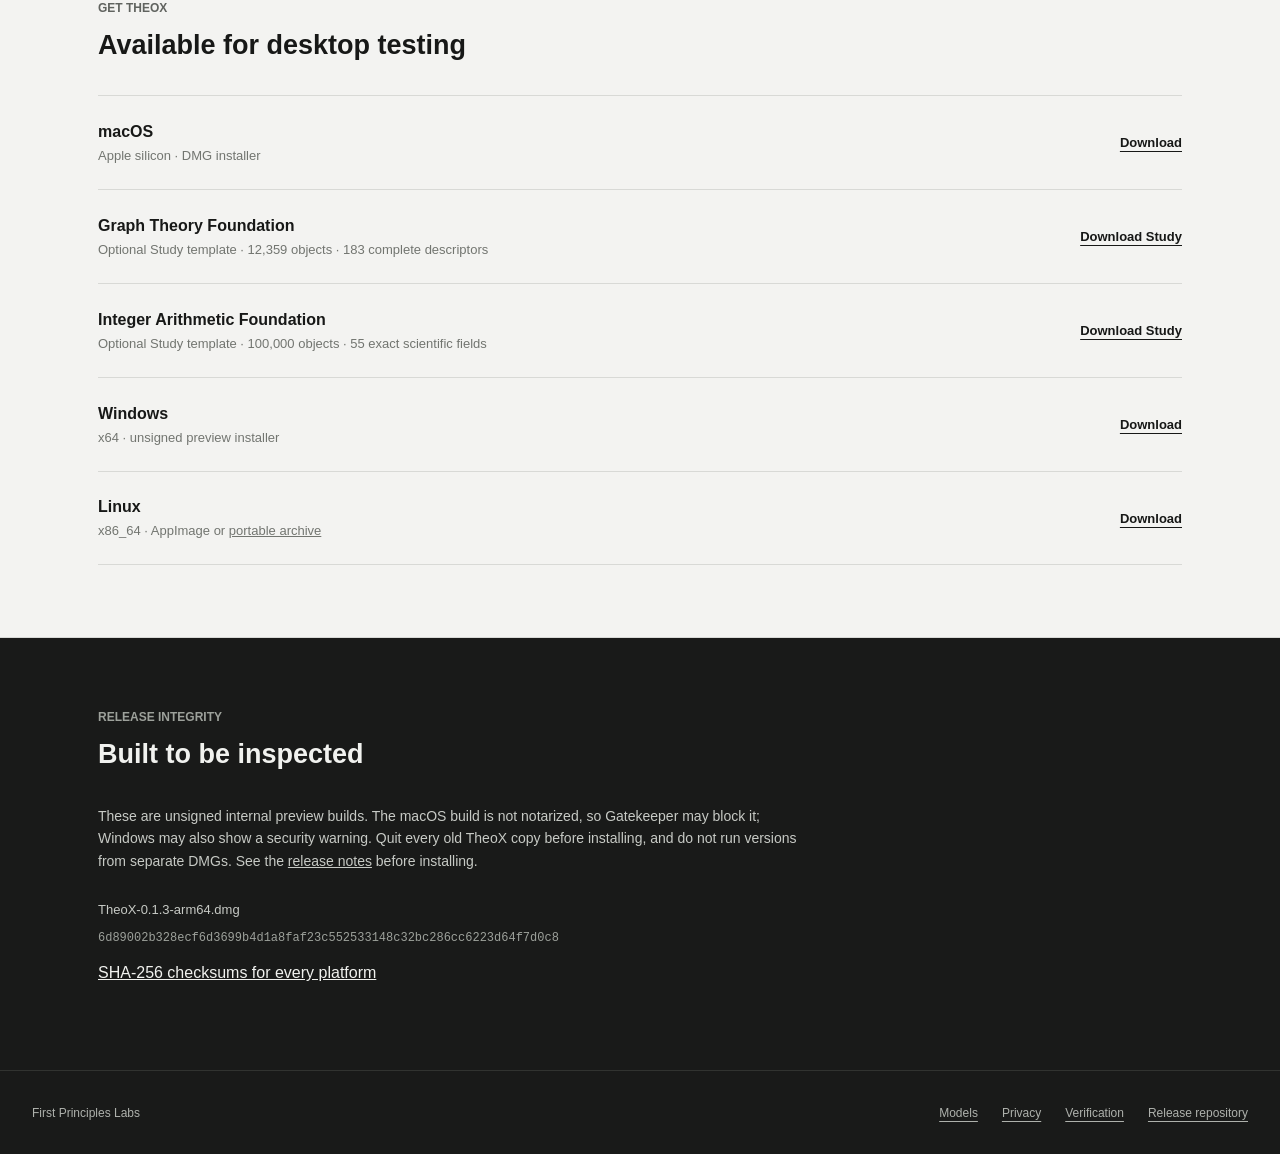
<file: demo.html>
<!doctype html>
<html lang="en">
  <head>
    <meta charset="utf-8">
    <meta name="viewport" content="width=device-width, initial-scale=1">
    <meta http-equiv="refresh" content="0; url=./#product">
    <link rel="canonical" href="./#product">
    <title>TheoX - First Principles Labs</title>
  </head>
  <body>
    <p>The TheoX product film now lives on the <a href="./#product">TheoX homepage</a>.</p>
  </body>
</html>
</file>
<file: styles.css>
:root {
  color-scheme: light;
  font-family: Inter, ui-sans-serif, -apple-system, BlinkMacSystemFont, "Segoe UI", sans-serif;
  background: #f3f3f1;
  color: #171817;
  font-synthesis: none;
}

* { box-sizing: border-box; }

body {
  margin: 0;
  min-width: 320px;
  background: #f3f3f1;
}

a { color: inherit; }

.site-header {
  height: 64px;
  display: flex;
  align-items: center;
  justify-content: space-between;
  padding: 0 32px;
  border-bottom: 1px solid #d8d9d6;
}

.brand {
  display: inline-flex;
  align-items: center;
  gap: 10px;
  color: #171817;
  font-size: 15px;
  font-weight: 650;
  text-decoration: none;
}

.brand img { border-radius: 7px; }
.site-nav {
  display: flex;
  align-items: center;
  gap: 26px;
  color: #686b67;
  font-size: 13px;
}

.site-nav a { text-decoration: none; }
.site-nav a:hover, .site-nav a.active { color: #171817; }

main { width: 100%; }

.hero {
  min-height: 630px;
  max-width: 1180px;
  margin: 0 auto;
  padding: 86px 48px 68px;
  display: grid;
  grid-template-columns: minmax(0, .92fr) minmax(430px, 1.08fr);
  align-items: center;
  gap: 54px;
}

.hero-copy { min-width: 0; }

.eyebrow,
.section-label {
  margin: 0 0 14px;
  color: #60635f;
  font-size: 12px;
  font-weight: 650;
  text-transform: uppercase;
}

h1, h2, h3, p { letter-spacing: 0; }

h1 {
  margin: 0;
  font-size: 76px;
  line-height: 1;
  font-weight: 680;
}

.lede {
  max-width: 640px;
  margin: 28px 0 0;
  color: #484b47;
  font-size: 22px;
  line-height: 1.45;
}

.hero-actions {
  margin-top: 36px;
  display: flex;
  align-items: center;
  gap: 22px;
  flex-wrap: wrap;
}

.primary-action {
  display: inline-flex;
  min-height: 46px;
  align-items: center;
  justify-content: center;
  padding: 0 20px;
  border: 1px solid #111210;
  border-radius: 6px;
  background: #171817;
  color: #fff;
  font-size: 14px;
  font-weight: 620;
  text-decoration: none;
}

.primary-action:hover { background: #2b2d2a; }
.primary-action:focus-visible, a:focus-visible { outline: 3px solid #789b91; outline-offset: 3px; }
.text-action { color: #4d504c; font-size: 14px; text-underline-offset: 4px; }
.release-line { margin: 16px 0 0; color: #777a76; font-size: 12px; }

.home-film { width: min(100%, 530px); justify-self: end; scroll-margin-top: 28px; }

.home-film-window {
  position: relative;
  width: 100%;
  height: 430px;
  overflow: hidden;
  border: 1px solid #c8cac6;
  border-radius: 8px;
  background: #f8f8f6;
  box-shadow: 0 24px 58px rgba(27, 30, 26, .14);
}

.home-film-titlebar {
  height: 40px;
  display: grid;
  grid-template-columns: 112px minmax(100px, 1fr) 155px;
  align-items: center;
  gap: 8px;
  padding: 0 7px;
  border-bottom: 1px solid #d5d7d3;
  background: #e9eae7;
}

.home-film-brand, .home-film-runtime { min-width: 0; display: flex; align-items: center; gap: 6px; }
.home-film-brand img { border-radius: 4px; }
.home-film-brand strong { color: #343733; font-size: 9px; font-weight: 650; }
.home-film-search { min-width: 0; height: 25px; display: flex; align-items: center; gap: 6px; padding: 0 7px; color: #7a7f78; background: #f2f3f0; border: 1px solid #cfd2cc; border-radius: 4px; font-size: 7px; }
.home-film-search kbd { margin-left: auto; color: #91958f; font: inherit; }
.home-film-runtime { justify-content: flex-end; color: #757b74; font-size: 6.5px; white-space: nowrap; }
.home-film-runtime i { width: 4px; height: 4px; border-radius: 50%; background: #759083; }
.home-film-runtime button { height: 23px; padding: 0 7px; border: 1px solid #c5c8c2; border-radius: 4px; background: #f5f5f3; color: #676b65; font-size: 7px; }

.home-film-body { height: calc(100% - 58px); display: grid; grid-template-columns: 38px 108px minmax(0, 1fr); }
.home-film-window.paper-mode .home-film-body { grid-template-columns: 38px minmax(0, 1fr); }
.home-film-window.paper-mode .home-film-studies { display: none; }
.home-film-rail { display: flex; align-items: center; flex-direction: column; gap: 8px; padding: 8px 0; border-right: 1px solid #d9dbd7; background: #eeefec; }
.rail-glyph { width: 26px; height: 26px; display: grid; place-items: center; border-radius: 4px; color: #858983; font-size: 12px; }
.rail-glyph.active { background: #daddd7; color: #2a2c29; }
.rail-glyph.rail-bottom { margin-top: auto; }

.home-film-studies { min-width: 0; padding: 10px 7px; border-right: 1px solid #d9dbd7; background: #f4f5f2; }
.home-film-studies header { height: 28px; display: flex; align-items: center; justify-content: space-between; gap: 4px; padding: 0 3px 6px; color: #686d67; font-size: 6px; font-weight: 700; text-transform: uppercase; }
.home-film-studies header span { overflow: hidden; text-overflow: ellipsis; white-space: nowrap; }
.home-film-studies header button { width: 18px; height: 18px; border: 0; border-radius: 3px; background: transparent; color: #757a73; font-size: 13px; line-height: 1; }
.home-film-studies > button { width: 100%; min-width: 0; display: grid; gap: 3px; padding: 7px 6px; border: 0; border-radius: 4px; background: transparent; color: #60645f; text-align: left; }
.home-film-studies > button.active { background: #e2e5df; color: #282b27; }
.home-film-studies strong, .home-film-studies small { overflow: hidden; text-overflow: ellipsis; white-space: nowrap; }
.home-film-studies strong { font-size: 7px; font-weight: 620; }
.home-film-studies small { color: #92968f; font-size: 5.5px; }
.home-film-studies > p { margin: 10px 5px 5px; color: #8b9089; font-size: 6px; text-transform: uppercase; }
.film-file-tree { display: grid; gap: 1px; margin: 0; padding: 0; list-style: none; }
.film-file-tree li { overflow: hidden; padding: 4px 6px; color: #747a73; font-size: 6.5px; opacity: .24; text-overflow: ellipsis; white-space: nowrap; transition: opacity .3s ease, color .3s ease; }
.film-file-tree li.visible { color: #4f5f55; opacity: 1; }

.home-film-workspace { min-width: 0; display: grid; grid-template-rows: 42px minmax(0, 1fr) 31px; }
.home-film-context { min-width: 0; display: flex; align-items: center; justify-content: space-between; gap: 8px; padding: 0 10px; border-bottom: 1px solid #d9dbd7; }
.home-film-context > div:first-child { min-width: 0; display: grid; gap: 2px; }
.home-film-context small { color: #8b9089; font-size: 5.5px; text-transform: uppercase; }
.home-film-context strong { overflow: hidden; color: #292c28; font-size: 9px; text-overflow: ellipsis; white-space: nowrap; }
.film-context-actions { flex: 0 0 auto; display: flex; align-items: center; gap: 5px; }
.film-context-actions > button { height: 22px; display: flex; align-items: center; gap: 3px; padding: 0 6px; border: 1px solid #ccd0ca; border-radius: 4px; background: #f1f2ef; color: #5d625b; font-size: 7px; }
.film-context-actions > button.active { border-color: #84958a; background: #e4e9e4; color: #35443a; }
.film-provider-chip { max-width: 90px; overflow: hidden; padding: 4px 6px; border-radius: 3px; background: #edf0ec; color: #6f756e; font-size: 5.5px; text-overflow: ellipsis; white-space: nowrap; }
.film-provider-chip i { width: 4px; height: 4px; display: inline-block; margin-right: 3px; border-radius: 50%; background: #759083; }

.home-film-scenes { position: relative; min-height: 0; overflow: hidden; background: #fbfbf9; }
.home-film-scene { position: absolute; inset: 0; visibility: hidden; opacity: 0; transform: translateY(5px); transition: opacity .28s ease, transform .28s ease; }
.home-film-scene.active { visibility: visible; opacity: 1; transform: none; }
.film-kicker { margin: 0; color: #858a83; font-size: 8px; font-weight: 680; text-transform: uppercase; }

[data-home-film-scene="chat"] { padding: 15px 16px; }
.film-message { margin-top: 17px; padding-left: 11px; border-left: 2px solid #c6cac4; }
.film-message span { color: #777b75; font-size: 8px; }
.film-message p { margin: 5px 0 0; color: #272a26; font-size: 12px; line-height: 1.42; }
.film-advisor-line { display: flex; align-items: center; gap: 7px; margin-top: 22px; color: #777c75; font-size: 8px; }
.film-advisor-line i { width: 6px; height: 6px; border-radius: 50%; background: #789487; animation: home-film-pulse 1.5s ease-in-out infinite; }
.film-composer { position: absolute; right: 13px; bottom: 11px; left: 13px; min-height: 67px; display: grid; grid-template-rows: minmax(25px, 1fr) 23px; gap: 4px; padding: 8px 8px 6px; border: 1px solid #cfd2cc; border-radius: 6px; background: #f0f1ee; color: #3b3e39; font-size: 8px; line-height: 1.4; }
.film-composer-input { min-width: 0; }
.film-composer-actions { display: flex; align-items: center; justify-content: space-between; gap: 6px; }
.film-composer-actions button { border: 0; color: #666b64; }
.film-composer-actions .film-model-route { width: auto; max-width: calc(100% - 29px); height: 20px; overflow: hidden; padding: 0 5px; border-radius: 3px; background: #e4e6e2; font-size: 5.5px; text-overflow: ellipsis; white-space: nowrap; }
.film-composer-actions #home-film-send { width: 22px; height: 22px; flex: 0 0 22px; border-radius: 50%; background: #232522; color: #fff; }
.typing-caret { width: 1px; height: 12px; display: inline-block; margin-left: 2px; background: #454943; animation: home-film-caret .8s step-end infinite; }

[data-home-film-scene="build"], [data-home-film-scene="discover"], [data-home-film-scene="dro"] { padding: 17px 18px; }
.film-scene-heading { display: flex; align-items: flex-start; justify-content: space-between; gap: 12px; }
.film-scene-heading strong { display: block; margin-top: 4px; font-size: 12px; font-weight: 650; }
.film-scene-heading > span { padding: 3px 5px; border: 1px solid #cbd0c9; border-radius: 3px; color: #6e756d; font-size: 7px; text-transform: uppercase; }
.film-discovery-grid { display: grid; grid-template-columns: .72fr 1.28fr; gap: 12px; margin-top: 13px; }
.film-mini-plot { position: relative; height: 122px; margin: 2px 0 14px 12px; border-left: 1px solid #aeb4ad; border-bottom: 1px solid #aeb4ad; background: linear-gradient(to top, transparent 32%, #e5e7e3 33%, transparent 34%, transparent 65%, #e5e7e3 66%, transparent 67%); }
.film-mini-plot > i { position: absolute; left: var(--x); bottom: var(--y); width: 6px; height: 6px; border: 1px solid #f7f8f5; border-radius: 50%; background: #698676; box-shadow: 0 0 0 1px #698676; transform: translate(-50%, 50%); }
.film-mini-plot .film-axis-x, .film-mini-plot .film-axis-y { position: absolute; color: #858a83; font-size: 5.5px; font-weight: 500; letter-spacing: 0; }
.film-mini-plot .film-axis-x { right: 0; bottom: -13px; }
.film-mini-plot .film-axis-y { top: 0; left: -10px; transform: translate(-100%, 0) rotate(-90deg); transform-origin: right top; white-space: nowrap; }
.film-mini-plot .film-plot-note { position: absolute; top: 4px; right: 4px; color: #6f766f; font-size: 5px; }

.film-build-grid { display: grid; grid-template-columns: 1.1fr .9fr; gap: 12px; margin-top: 11px; }
.film-build-log { margin: 0; padding: 0; list-style: none; }
.film-build-log li { min-height: 34px; display: grid; grid-template-columns: 12px minmax(0, 1fr); gap: 6px; align-items: start; padding: 5px 0; border-top: 1px solid #e0e2de; opacity: .28; transform: translateY(3px); transition: opacity .3s ease, transform .3s ease; }
.film-build-log li.visible { opacity: 1; transform: none; }
.film-build-log i { width: 8px; height: 8px; margin-top: 2px; border: 1px solid #aeb4ad; border-radius: 50%; }
.film-build-log li.complete i { border-color: #6f8c7c; background: #6f8c7c; box-shadow: inset 0 0 0 2px #f7f8f5; }
.film-build-log strong, .film-build-log small { display: block; }
.film-build-log strong { font-size: 7.5px; }
.film-build-log small { margin-top: 2px; color: #858a83; font-size: 5.5px; line-height: 1.25; }
.film-created-files { min-width: 0; padding: 8px; border: 1px solid #d4d7d1; border-radius: 4px; background: #f2f3f0; }
.film-created-files > small { display: block; margin-bottom: 6px; color: #858a83; font-size: 5.5px; text-transform: uppercase; }
.film-created-files code { display: block; overflow: hidden; padding: 5px 4px; border-top: 1px solid #dde0da; color: #536259; font: 5.5px/1.25 ui-monospace, SFMono-Regular, Menlo, monospace; opacity: .2; text-overflow: ellipsis; white-space: nowrap; transition: opacity .3s ease, background .3s ease; }
.film-created-files code.visible { background: #e7ebe6; opacity: 1; }
.film-findings { display: grid; gap: 8px; }
.film-claim, .film-refutation { position: relative; z-index: 3; padding: 10px; border: 1px solid #d0d3cd; border-radius: 4px; background: #f5f6f3; }
.film-claim { transition: transform 1.05s cubic-bezier(.2,.8,.2,1), opacity .25s ease; }
.film-claim.dragging { transform: translate(88px, 104px) scale(.88); box-shadow: 0 12px 24px rgba(25, 28, 24, .16); }
.film-claim.admitted { opacity: 0; }
.film-claim small, .film-refutation small { display: block; color: #858a83; font-size: 7px; text-transform: uppercase; }
.film-claim strong, .film-refutation strong { display: block; margin-top: 4px; font-size: 10px; }
.film-claim span { display: block; margin-top: 6px; color: #728278; font-size: 7px; }
.film-dro-target { position: absolute; right: 18px; bottom: 14px; left: 18px; height: 36px; display: flex; align-items: center; justify-content: space-between; padding: 0 10px; border: 1px dashed #aeb5ad; border-radius: 4px; background: #f1f3ef; color: #6f756e; font-size: 8px; transition: border-color .2s ease, background .2s ease; }
.film-dro-target.accepting { border-color: #688474; background: #e4ebe5; }
.film-dro-target strong { color: #3f4540; font-size: 8px; }

.film-lineage { margin: 16px 0 0; padding: 0; list-style: none; }
.film-lineage li { min-height: 53px; display: grid; grid-template-columns: 25px minmax(0, 1fr); gap: 9px; padding: 8px 0; border-top: 1px solid #dfe1dd; }
.film-lineage li > span { color: #969b94; font-size: 8px; }
.film-lineage strong, .film-lineage small { display: block; }
.film-lineage strong { font-size: 9px; }
.film-lineage small { margin-top: 4px; color: #7b8079; font-size: 7px; line-height: 1.35; }
.film-lineage li.current { color: #314239; }

[data-home-film-scene="team"] { padding: 14px 17px; }
.film-team-modes { display: flex; gap: 3px; margin-top: 7px; }
.film-team-modes button { height: 20px; padding: 0 8px; border: 1px solid transparent; border-radius: 3px; background: transparent; color: #8a8e88; font-size: 7px; }
.film-team-modes button.active { border-color: #c9cdc7; background: #eceeea; color: #343833; }
.film-team-view { position: absolute; top: 77px; right: 17px; bottom: 12px; left: 17px; visibility: hidden; opacity: 0; transform: translateY(4px); transition: opacity .24s ease, transform .24s ease; }
.film-team-view.active { visibility: visible; opacity: 1; transform: none; }
.film-collab-stream { height: 100%; display: grid; grid-template-columns: repeat(2, minmax(0, 1fr)); grid-template-rows: repeat(2, minmax(0, 1fr)); gap: 7px; }
.film-collab-event { min-width: 0; display: grid; grid-template-columns: 24px minmax(0, 1fr); gap: 7px; align-items: start; padding: 8px; border: 1px solid #d9dcd7; border-radius: 4px; background: #f6f7f4; opacity: .22; transform: translateY(6px); transition: opacity .35s ease, transform .35s ease, border-color .35s ease; }
.film-collab-event.visible { opacity: 1; transform: none; }
.film-collab-event.visible:last-child { border-color: #9eaaa0; }
.film-person { width: 22px; height: 22px; display: grid; place-items: center; border-radius: 50%; background: #d8ddd7; color: #475048; font-size: 6px; font-weight: 700; }
.film-person.arturo { background: #d7dbe0; color: #454b52; }
.film-person.leila { background: #e0dad5; color: #544b44; }
.film-person.noor { background: #d9d5e0; color: #4e4757; }
.film-collab-event strong { display: flex; align-items: center; flex-wrap: wrap; gap: 4px; font-size: 7px; }
.film-collab-event em { padding: 1px 3px; border: 1px solid #d0d3ce; border-radius: 3px; color: #737872; font-size: 5px; font-style: normal; font-weight: 500; }
.film-collab-event p { margin: 5px 0 0; color: #383c37; font-size: 7px; line-height: 1.3; }
.film-collab-event p b { color: #536b5c; font-weight: 650; }
.film-collab-event small { display: block; margin-top: 4px; color: #838881; font-size: 5.5px; line-height: 1.3; }
.film-shared-thread { height: 100%; display: grid; grid-template-rows: repeat(3, minmax(0, 1fr)); border-top: 1px solid #dfe1dd; }
.film-thread-event { min-width: 0; display: grid; grid-template-columns: 24px minmax(0, 1fr); gap: 9px; align-items: center; padding: 7px 4px; border-bottom: 1px solid #dfe1dd; opacity: .2; transform: translateX(8px); transition: opacity .35s ease, transform .35s ease; }
.film-thread-event.visible { opacity: 1; transform: none; }
.film-thread-event strong { display: block; color: #343833; font-size: 8px; }
.film-thread-event p { margin: 3px 0 0; color: #454944; font-size: 8px; line-height: 1.3; }
.film-thread-event small { display: block; margin-top: 3px; color: #858a83; font-size: 6px; }

[data-home-film-scene="paper"] { padding: 0; }
.film-paper-split { height: 100%; display: grid; grid-template-columns: .92fr 1.08fr; background: #f7f8f5; }
.film-paper-source, .film-paper-preview { min-width: 0; min-height: 0; display: grid; grid-template-rows: 30px minmax(0, 1fr); }
.film-paper-source { border-right: 1px solid #d2d4d0; }
.film-paper-source header, .film-paper-preview header { min-width: 0; display: flex; align-items: center; gap: 5px; padding: 0 7px; border-bottom: 1px solid #d2d4d0; background: #f5f6f3; color: #777c76; font-size: 6px; }
.film-paper-source header strong, .film-paper-preview header strong { color: #3f433e; font-size: 7px; }
.film-paper-source header span { margin-left: auto; }
.film-paper-source header button { height: 19px; padding: 0 5px; border: 1px solid #bfc3bd; border-radius: 3px; background: #e7e9e5; color: #3f433e; font-size: 6px; }
.film-paper-source header button.compiling { background: #283029; color: #fff; }
.film-paper-source pre { overflow: hidden; margin: 0; padding: 13px 11px; background: #f8f9f7; color: #737872; font: 7px/1.62 "SFMono-Regular", Consolas, monospace; white-space: pre-wrap; }
.film-paper-preview header strong { margin-right: auto; }
.film-paper-preview header small { color: #818680; font: inherit; }
.film-paper-preview { background: #e8e9e5; }
.film-paper-page { width: calc(100% - 26px); height: calc(100% - 22px); align-self: center; justify-self: center; padding: 27px 17px; background: #fff; box-shadow: 0 3px 9px rgba(27,30,26,.16); font-family: Georgia, serif; }
.film-paper-page small { color: #8b8f89; font-family: Inter, sans-serif; font-size: 5px; }
.film-paper-page strong { display: block; margin-top: 18px; font-size: 12px; line-height: 1.25; font-weight: 500; }
.film-paper-page p { margin: 14px 0 0; font-size: 7px; line-height: 1.5; }

.home-film-caption { min-width: 0; min-height: 32px; display: flex; align-items: center; justify-content: center; gap: 8px; padding: 8px 10px 0; text-align: center; }
.home-film-caption strong { flex: 0 0 auto; color: #343733; font-size: 9px; }
.home-film-caption span { overflow: hidden; color: #777c76; font-size: 8px; text-overflow: ellipsis; white-space: nowrap; }
.home-film-tools { display: flex; align-items: center; gap: 3px; padding: 0 7px; border-top: 1px solid #d9dbd7; background: #f6f6f4; }
.home-film-tools button { height: 23px; padding: 0 7px; border: 0; border-radius: 3px; background: transparent; color: #777c76; font-size: 7px; }
.home-film-tools button.active { background: #e3e5e1; color: #292c28; }
.home-film-tools .film-run { margin-left: auto; border: 1px solid #bcc2ba; background: #e8eae6; color: #3e433d; }
.home-film-tools .film-run.running { background: #2f3430; color: #fff; }
.home-film-statusbar { height: 18px; display: flex; align-items: center; justify-content: space-between; gap: 8px; padding: 0 7px; overflow: hidden; border-top: 1px solid #d9dbd7; background: #e4e6e2; color: #7c817a; font-size: 5.5px; white-space: nowrap; }
.home-film-cursor { position: absolute; z-index: 20; top: 0; left: 0; width: 20px; height: 23px; opacity: 0; transform: translate(390px, 310px); transition: transform .78s cubic-bezier(.2,.8,.2,1), opacity .2s ease; pointer-events: none; }
.home-film-cursor.visible { opacity: 1; }
.home-film-cursor.clicking { transform: var(--cursor-position) scale(.8); }
.home-film-cursor svg { width: 100%; height: 100%; overflow: visible; filter: drop-shadow(0 1px 1px rgba(255,255,255,.8)); }
.home-film-cursor path { fill: #20221f; stroke: #fff; stroke-width: 1.5px; }
@keyframes home-film-pulse { 0%, 100% { opacity: .35; } 50% { opacity: 1; } }
@keyframes home-film-caret { 0%, 48% { opacity: 1; } 49%, 100% { opacity: 0; } }

.study-foundation,
.product-story,
.collaboration-band,
.availability,
.integrity {
  border-top: 1px solid #d8d9d6;
}

.study-foundation {
  padding: 72px max(32px, calc((100vw - 1084px) / 2));
  display: grid;
  grid-template-columns: minmax(260px, .82fr) minmax(420px, 1.18fr);
  gap: 86px;
  background: #e8e9e6;
}

.foundation-intro > p:last-child {
  max-width: 520px;
  margin: 24px 0 0;
  color: #4f524e;
  font-size: 15px;
  line-height: 1.65;
}

.foundation-parts { margin: 0; padding: 0; list-style: none; }
.foundation-parts li { min-height: 74px; display: grid; grid-template-columns: 40px minmax(0, 1fr); gap: 16px; padding: 16px 0; border-top: 1px solid #cdd0ca; }
.foundation-parts li:last-child { border-bottom: 1px solid #cdd0ca; }
.foundation-parts > li > span { color: #858983; font-size: 10px; font-variant-numeric: tabular-nums; }
.foundation-parts strong { display: block; margin-bottom: 5px; font-size: 14px; font-weight: 650; }
.foundation-parts small { display: block; color: #626660; font-size: 12px; line-height: 1.5; }

.product-story {
  padding: 88px max(32px, calc((100vw - 1084px) / 2));
  display: grid;
  grid-template-columns: minmax(280px, .78fr) minmax(500px, 1.22fr);
  align-items: center;
  gap: 82px;
  scroll-margin-top: 24px;
}

.product-story.alternate { background: #edeeeb; }
.product-story.alternate .story-copy { order: 2; }
.product-story.alternate .feature-film { order: 1; }
.story-copy > p:not(.section-label) { margin: 24px 0 0; color: #4f524e; font-size: 15px; line-height: 1.68; }
.story-copy .story-note { padding-top: 18px; border-top: 1px solid #d3d5d1; color: #747872; font-size: 12px; }

.feature-film {
  min-width: 0;
  overflow: hidden;
  border: 1px solid #c8cac6;
  border-radius: 8px;
  background: #f8f8f6;
  box-shadow: 0 18px 44px rgba(27, 30, 26, .11);
}

.feature-titlebar {
  height: 40px;
  display: grid;
  grid-template-columns: 1fr auto 1fr;
  align-items: center;
  gap: 12px;
  padding: 0 10px;
  border-bottom: 1px solid #d5d7d3;
  background: #e9eae7;
  color: #555953;
  font-size: 9px;
}

.feature-titlebar > span { display: flex; align-items: center; gap: 6px; color: #30332f; font-weight: 650; }
.feature-titlebar img { border-radius: 4px; }
.feature-titlebar small { color: #777b75; font-size: 8px; }
.feature-titlebar button { justify-self: end; padding: 5px 8px; border: 1px solid #c5c8c3; border-radius: 4px; background: #f4f5f2; color: #5f635d; font-size: 7px; }
.feature-titlebar button:hover { background: #fff; color: #20231f; }

.feature-stage { position: relative; height: 320px; display: grid; grid-template-columns: 42px minmax(0, 1fr); background: #f5f6f3; }
.feature-rail { padding: 11px 7px; display: flex; flex-direction: column; align-items: center; gap: 8px; border-right: 1px solid #d5d7d3; background: #ecedea; }
.feature-rail b { width: 27px; height: 27px; display: grid; place-items: center; border-radius: 4px; color: #92968f; font-size: 10px; font-weight: 500; }
.feature-rail b:last-child { margin-top: auto; }
.feature-rail b.active { background: #d9dcd6; color: #3f443e; }
.feature-panel { min-width: 0; padding: 24px 27px; }
.feature-heading { display: flex; align-items: center; justify-content: space-between; gap: 20px; margin-bottom: 18px; }
.feature-heading small { display: block; margin-bottom: 4px; color: #858a83; font-size: 7px; text-transform: uppercase; }
.feature-heading strong { display: block; color: #30342f; font-size: 14px; }
.feature-heading > span { padding: 5px 7px; border: 1px solid #d3d6d0; border-radius: 4px; color: #737871; font-size: 7px; }

.feature-step { opacity: .48; transition: opacity .28s ease, border-color .28s ease, transform .28s ease, background .28s ease; }
.feature-step.active { opacity: 1; transform: translateY(-1px); }
.route-picker { min-height: 45px; display: grid; grid-template-columns: 1fr auto; align-items: center; gap: 3px 12px; padding: 8px 11px; border: 1px solid #d2d5cf; border-radius: 5px; background: #fff; }
.route-picker small { grid-column: 1; color: #83877f; font-size: 7px; }
.route-picker strong { grid-column: 1; color: #353934; font-size: 10px; }
.route-picker span { grid-column: 2; grid-row: 1 / 3; color: #6f746d; font-size: 8px; }
.route-picker.active { border-color: #8a9f95; }
.model-menu { width: 72%; margin: 7px 0 0 auto; padding: 5px; border: 1px solid #ced1cc; border-radius: 5px; background: #fff; box-shadow: 0 8px 18px rgba(32, 36, 31, .1); }
.model-menu > span { min-height: 30px; display: flex; align-items: center; gap: 8px; padding: 0 7px; border-radius: 3px; color: #50544f; font-size: 8px; }
.model-menu > span:first-child { background: #eceeea; color: #292d28; }
.model-menu b { margin-left: auto; color: #657b70; font-size: 6px; font-weight: 600; }
.provider-mark { width: 6px; height: 6px; border-radius: 50%; background: #313632; }
.provider-mark.anthropic { background: #8b7464; }
.provider-mark.gemini { background: #7188a6; }
.provider-mark.local { background: #6f8f7b; }
.role-routes { margin-top: 11px; display: grid; grid-template-columns: repeat(3, 1fr); gap: 5px; }
.role-routes span { min-width: 0; padding: 8px; border: 1px solid #d5d7d2; border-radius: 4px; background: #f0f1ee; }
.role-routes small, .role-routes b { display: block; overflow: hidden; text-overflow: ellipsis; white-space: nowrap; }
.role-routes small { margin-bottom: 5px; color: #858981; font-size: 6px; }
.role-routes b { color: #555a54; font-size: 7px; font-weight: 600; }

.boundary-options { display: grid; grid-template-columns: repeat(3, 1fr); padding: 3px; border: 1px solid #d2d5cf; border-radius: 5px; background: #e7e9e5; }
.boundary-options button { height: 29px; border: 0; border-radius: 3px; background: transparent; color: #737770; font-size: 8px; }
.boundary-options button.selected { background: #fff; color: #30342f; box-shadow: 0 1px 3px rgba(30, 34, 29, .12); }
.privacy-flow { margin-top: 21px; display: grid; grid-template-columns: 1fr 24px 1fr; align-items: center; gap: 6px; }
.privacy-flow > span { min-height: 62px; display: flex; flex-direction: column; justify-content: center; padding: 10px; border: 1px solid #d3d6d0; border-radius: 5px; background: #fff; }
.privacy-flow > span.local-box { border-color: #91a89b; background: #f0f4f0; }
.privacy-flow i { color: #858a83; font-size: 7px; font-style: normal; }
.privacy-flow b { margin-top: 5px; color: #3e433d; font-size: 9px; }
.privacy-flow em { color: #9a9e98; font-size: 11px; font-style: normal; text-align: center; }
.access-ledger { margin-top: 19px; padding: 10px; border-top: 1px solid #d6d8d3; }
.access-ledger > small { display: block; margin-bottom: 8px; color: #81867f; font-size: 7px; }
.access-ledger > span { display: grid; grid-template-columns: 1fr auto; padding: 4px 0; color: #666b65; font-size: 7px; }
.access-ledger b { font-weight: 500; }
.access-ledger em { font-style: normal; font-variant-numeric: tabular-nums; }
.private-status { border-color: #9cb0a3 !important; color: #557060 !important; }

.claim-record { padding: 12px; border: 1px solid #d2d5cf; border-left: 3px solid #859a8e; border-radius: 4px; background: #fff; }
.claim-record small { color: #7b8079; font-size: 7px; }
.claim-record p { margin: 7px 0 9px; color: #343833; font: 10px/1.45 Georgia, serif; }
.claim-record span { color: #838780; font-size: 7px; }
.pressure-list { margin-top: 11px; padding: 6px 10px; border: 1px solid #d5d7d2; border-radius: 4px; background: #f0f1ee; }
.pressure-list span { min-height: 24px; display: grid; grid-template-columns: 1fr auto; align-items: center; border-bottom: 1px solid #d8dad5; color: #5c615b; font-size: 7px; }
.pressure-list span:last-child { border-bottom: 0; }
.pressure-list b { font-weight: 500; }
.pressure-list em { color: #597263; font-style: normal; }
.verification-event { margin-top: 11px; display: flex; align-items: center; gap: 9px; padding: 9px 10px; border: 1px solid #98aa9e; border-radius: 4px; background: #eef3ef; }
.verification-event i { width: 20px; height: 20px; display: grid; place-items: center; border-radius: 50%; background: #758d7e; color: #fff; font-size: 8px; font-style: normal; }
.verification-event small, .verification-event strong { display: block; }
.verification-event small { margin-bottom: 3px; color: #728078; font-size: 6px; }
.verification-event strong { color: #48564d; font-size: 7px; }

.feature-cursor { position: absolute; z-index: 5; top: 60px; left: 74%; color: #242824; font-size: 18px; opacity: 0; transform: rotate(132deg); filter: drop-shadow(0 1px 1px #fff); transition: top .55s ease, left .55s ease, opacity .2s ease, transform .18s ease; pointer-events: none; }
.feature-cursor.visible { opacity: 1; }
.feature-cursor.clicking { transform: rotate(132deg) scale(.78); }
.feature-film footer { min-height: 42px; display: flex; align-items: center; justify-content: space-between; gap: 18px; padding: 0 13px; border-top: 1px solid #d5d7d3; background: #e9eae7; }
.feature-film footer span { overflow: hidden; color: #656a64; font-size: 8px; text-overflow: ellipsis; white-space: nowrap; }
.feature-film footer b { flex: 0 0 auto; color: #4b504a; font-size: 7px; font-weight: 650; text-transform: uppercase; }

.collaboration-band {
  padding: 44px max(32px, calc((100vw - 1084px) / 2));
  display: grid;
  grid-template-columns: minmax(240px, .8fr) minmax(300px, 1.2fr);
  gap: 80px;
}

.collaboration-band { background: #f3f3f1; }
.collaboration-copy > p { margin: 18px 0 0; color: #4f524e; font-size: 15px; line-height: 1.6; }
.collaboration-presence { display: flex; align-items: center; }
.collaboration-presence > span { width: 31px; height: 31px; display: grid; place-items: center; margin-right: -5px; border: 2px solid #f3f3f1; border-radius: 50%; background: #d9ddd7; color: #444943; font-size: 8px; font-weight: 700; }
.collaboration-presence > span:nth-child(2) { background: #d5d8dc; }
.collaboration-presence > span:nth-child(3) { background: #ddd8d3; }
.collaboration-presence > span:nth-child(4) { background: #dbd7e1; }
.collaboration-presence small { margin-left: 14px; color: #757974; font-size: 10px; }
.model-routes { display: flex; flex-wrap: wrap; gap: 6px; margin-top: 18px; }
.model-routes span { padding: 5px 7px; border: 1px solid #cfd1cd; border-radius: 4px; color: #5e625d; font-size: 9px; }
.privacy-note { display: block; max-width: 620px; margin-top: 12px; color: #777b76; font-size: 10px; line-height: 1.5; }

h2 { margin: 0; font-size: 27px; line-height: 1.2; font-weight: 640; }

.availability,
.integrity {
  padding: 72px max(32px, calc((100vw - 1084px) / 2));
}

.section-heading { margin-bottom: 34px; }

.platform-row {
  min-height: 94px;
  display: grid;
  grid-template-columns: 1fr auto;
  align-items: center;
  gap: 32px;
  border-top: 1px solid #d8d9d6;
}

.platform-row:last-child { border-bottom: 1px solid #d8d9d6; }
.platform-row h3 { margin: 0 0 7px; font-size: 16px; font-weight: 630; }
.platform-row p { margin: 0; color: #727570; font-size: 13px; }
.platform-row > span { color: #858884; font-size: 13px; }
.platform-row > a { font-size: 13px; font-weight: 620; text-underline-offset: 4px; }

.integrity { background: #191a19; color: #f1f2ef; }
.integrity .section-label { color: #9da19b; }
.install-note { max-width: 720px; margin: 26px 0 0; color: #c7cac5; font-size: 14px; line-height: 1.6; }
.filename { margin: 30px 0 12px; color: #c7cac5; font-size: 13px; }
.integrity code { display: block; max-width: 100%; overflow-wrap: anywhere; color: #9da19b; font-size: 12px; line-height: 1.6; }

footer {
  min-height: 84px;
  display: flex;
  align-items: center;
  justify-content: space-between;
  gap: 24px;
  padding: 0 32px;
  border-top: 1px solid #313330;
  background: #191a19;
  color: #aeb1ac;
  font-size: 12px;
}

footer a { text-underline-offset: 4px; }

.footer-links { display: flex; align-items: center; gap: 24px; }

@media (max-width: 760px) {
  .site-header { padding: 0 20px; }
  .site-nav { gap: 18px; }
  .hero {
    min-height: 0;
    padding: 58px 24px 56px;
    grid-template-columns: minmax(0, 1fr);
    gap: 50px;
  }
  h1 { font-size: 56px; }
  .lede { font-size: 18px; }
  .home-film { width: 100%; justify-self: start; }
  .home-film-titlebar { grid-template-columns: minmax(0, 1fr) auto; }
  .home-film-search { display: none; }
  .home-film-runtime { justify-self: end; }
  .study-foundation, .product-story, .collaboration-band { padding: 52px 24px; grid-template-columns: minmax(0, 1fr); gap: 34px; }
  .product-story.alternate .story-copy, .product-story.alternate .feature-film { order: initial; }
  .feature-stage { height: 306px; }
  [data-feature-film="models"] .feature-stage { height: 380px; }
  .role-routes { grid-template-columns: 1fr; }
  .role-routes span { padding: 5px 8px; }
  .model-menu { width: 88%; }
  .availability, .integrity { padding: 56px 24px; }
  .footer-links { align-items: flex-start; flex-direction: column; gap: 12px; }
  footer { padding: 24px; align-items: flex-start; flex-direction: column; }
}

@media (max-width: 560px) {
  .site-header { height: auto; min-height: 64px; align-items: flex-start; gap: 16px; padding-top: 17px; padding-bottom: 17px; }
  .site-nav { max-width: 250px; justify-content: flex-end; gap: 12px 16px; flex-wrap: wrap; font-size: 11px; }
  .feature-titlebar { grid-template-columns: 1fr auto; }
  .feature-titlebar > small { display: none; }
  .feature-panel { padding: 20px 16px; }
  .feature-film footer b { display: none; }
  .feature-film footer span { white-space: normal; }
}

@media (prefers-reduced-motion: reduce) {
  *, *::before, *::after { scroll-behavior: auto !important; }
  .home-film-cursor, .typing-caret { display: none; }
}
</file>
